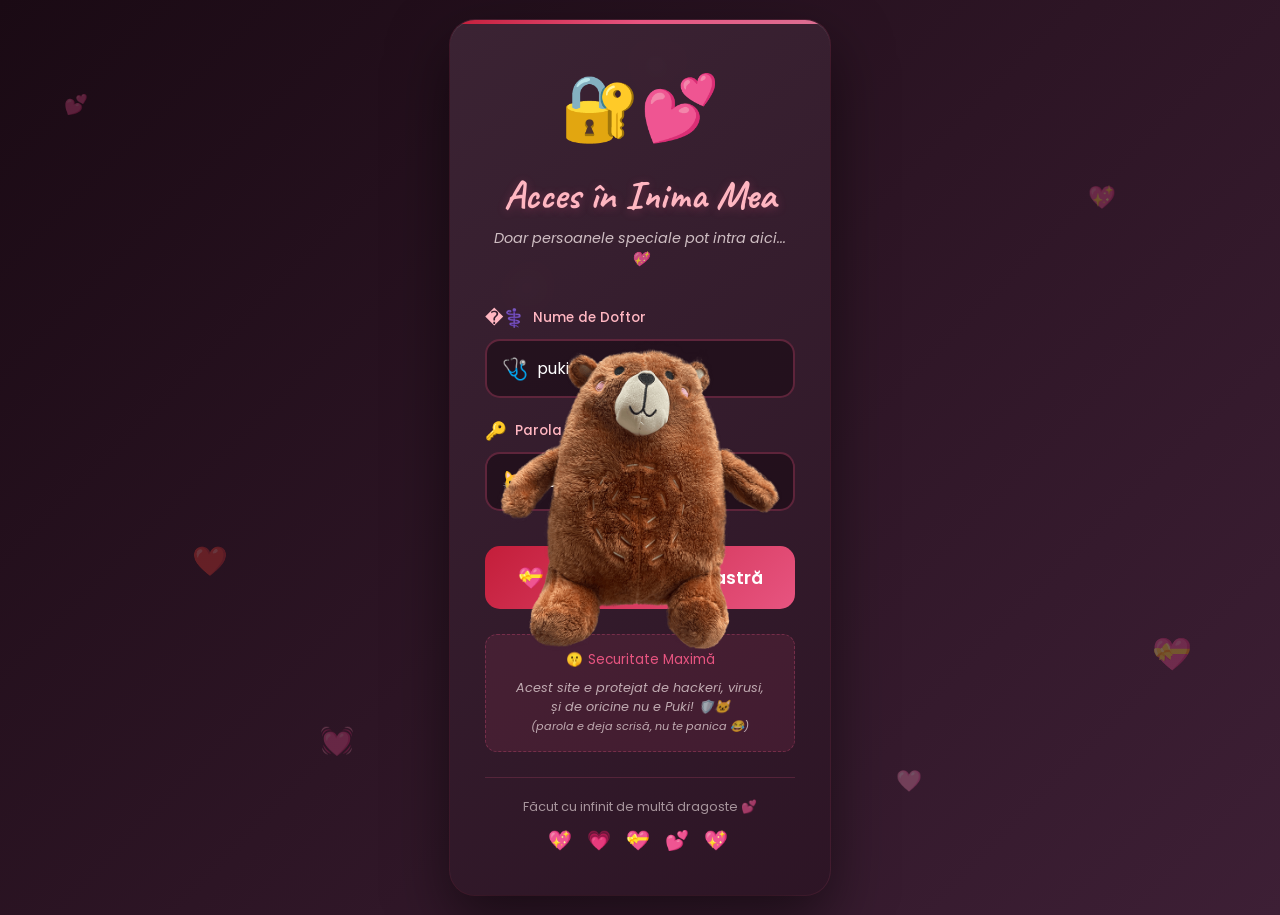
<file: index.html>
<!DOCTYPE html>
<html lang="ro">
<head>
    <meta charset="UTF-8">
    <meta name="viewport" content="width=device-width, initial-scale=1.0">
    <title>💉 Dr. Anca - Diagnostic: Te Iubesc! 💕</title>
    <script>
        // Redirect to login if not logged in
        if (!sessionStorage.getItem('loggedIn')) {
            window.location.href = 'login.html';
        }
    </script>
    <link rel="stylesheet" href="styles/styles.css">
    <link href="https://fonts.googleapis.com/css2?family=Caveat:wght@400;700&family=Poppins:wght@400;500;600;700&family=Special+Elite&family=Dancing+Script:wght@400;700&family=Playfair+Display:wght@400;700&display=swap" rel="stylesheet">
</head>
<body>
    <!-- Background Music - pornește la deschiderea plicului -->
    <audio id="bgMusic" src="Assets/Songs/music.mp3" loop></audio>

        <!-- Floating Hearts Background (Global) -->
    <div id="floatingHearts"></div>

    <!-- Intro Page with Envelope -->
    <div id="introPage" class="intro-page">
        <div class="intro-bg">
            <div class="stars-container" id="starsContainer"></div>
            <div class="floating-hearts">
                <span class="heart-float">💕</span>
                <span class="heart-float">❤️</span>
                <span class="heart-float">💖</span>
                <span class="heart-float">💝</span>
                <span class="heart-float">💗</span>
                <span class="heart-float">🩷</span>
                <span class="heart-float">💓</span>
                <span class="heart-float">💞</span>
            </div>
        </div>
        
        <div class="envelope-container">
            <div class="envelope" id="envelope">
                <div class="envelope-back"></div>
                <div class="envelope-front">
                    <div class="envelope-address">
                        <p class="to-line">Pentru:</p>
                        <p class="name-line">Dr. Puki 🩺</p>
                        <p class="address-line">Doftorita care mi-a</p>
                        <p class="address-line">bagat inima in boala</p>
                        
                    </div>
                </div>
                <div class="envelope-flap" id="envelopeFlap"></div>
                
                <div class="love-letter" id="loveLetter">
                    <div class="letter-paper">
                        <div class="letter-header">
                            <h2>Bebe meu pufos,</h2>
                        </div>
                        <div class="letter-content">
                            <p>Acum un an si-un pic ai luat fericirea, ai facut-o mare cat universul si ai trimis-o-n viata mea.<br>Cand voi putea eu vreodata sa intorc sentimentele pe care mi le oferi zi de zi de atunci? 💘</p>
                            <div class="letter-signature">
                                <p>Cu toată dragostea din univers,</p>
                                <p class="signature">Puki tau aproape inalt 💘</p>
                            </div>
                        </div>
                    </div>
                    <button class="enter-site-btn" id="enterSiteBtn">
                        <span class="btn-icon">💊</span>
                        <span class="btn-text">Intra In Lumea Noastră</span>
                        <span class="btn-sparkle">✨</span>
                    </button>
                </div>
            </div>
            
            <div class="click-instruction" id="clickInstruction">
                
                <div class="pulse-indicator"></div>
            </div>
        </div>
    </div>

    <!-- Preloader Medical -->
    <div id="preloader" class="hidden">
        <div class="preloader-content">
            <div class="heart-loader">
                <span class="heart-beat">❤️</span>
            </div>
            <p class="loading-text">Se încarcă povestea noastră... 💕</p>
            <div class="loading-bar-container">
                <div class="loading-bar"></div>
            </div>
        </div>
    </div>

    <!-- Main Content -->
    <main id="mainContent" class="hidden">
        <!-- Hero Section - Urgența -->
        <section id="urgenta" class="hero-section">
            <div class="parallax-bg" data-speed="0.3">
                <div class="hero-gradient"></div>
            </div>
            <div class="hero-bg">
                <div class="pulse-circles">
                    <div class="pulse-circle"></div>
                    <div class="pulse-circle"></div>
                    <div class="pulse-circle"></div>
                </div>
                <div class="floating-pills">
                    <span class="pill-float">💊</span>
                    <span class="pill-float">💉</span>
                    <span class="pill-float">🩺</span>
                    <span class="pill-float">🩹</span>
                </div>
            </div>
            
            <div class="hero-content">
                <div class="emergency-badge animated-badge">
                    <span class="badge-icon">🚨</span>
                    <span class="badge-text">URGENȚĂ CARDIACĂ</span>
                    <span class="badge-pulse"></span>
                </div>
                
                <h1 class="hero-title">
                    <span class="title-line glitch" data-text="Cod Roșu:">Cod Roșu:</span>
                    <span class="title-main typewriter">Mort dupa tine!</span>
                </h1>
                
                <div class="hero-photo">
                    <div class="photo-frame stethoscope-frame floating-animation">
                        <div class="photo-glow"></div>
                        <img src="Assets/Images/anca-1.jpg" alt="Anca" class="photo-inside" loading="lazy">
                        <div class="stethoscope-decoration">🩺</div>
                        <div class="photo-hearts">
                            <span>🌻</span><span>☀️</span><span>🌻</span>
                        </div>
                    </div>
                </div>
                
                <div class="diagnosis-box glassmorphism">
                    <p class="diagnosis-label">DIAGNOSTIC PRIMAR:</p>
                    <p class="diagnosis-text typed-diagnosis"></p>
                    <span class="typing-cursor">|</span>
                </div>
                
                <div class="hero-stats">
                    <div class="stat-item">
                        <span class="stat-number counter" data-target="549">549</span>
                        <span class="stat-label">Zile împreună</span>
                    </div>
                    <div class="stat-item">
                        <span class="stat-number">∞</span>
                        <span class="stat-label">Iubire</span>
                    </div>
                    <div class="stat-item">
                        <span class="stat-number counter" data-target="549536">înșpe mii <br>de milioane</span>
                        <span class="stat-label">Gânduri la tine</span>
                    </div>
                </div>
                
                
                    <span>~imi faci viata un basm~</span>
                    <div class="heartbeat-icon">🌻</div>
                </a>

                <!-- Bula Animată -->
                <div class="bubble-container" id="bubbleContainer">
                    <div class="floating-bubble" id="floatingBubble">
                        <div class="bubble-shine"></div>
                    </div>
                    <p class="bubble-text">nu mă sparge</p>
                </div>
                <div class="bubble-popped-text hidden" id="bubblePoppedText">
                    m-a spart un pukinos mucios 😜
                </div>
            </div>
        </section>

        <!-- Bula cu imagine PNG - TOTAL INDEPENDENTĂ (în afara secțiunii pentru position:fixed) -->
        <div id="bebeBubbleContainer" style="display:none;">
            <img src="Assets/Images/bebe-2.png" id="bebeBubble" alt="Bebe Bubble" class="bebe-bubble-img" loading="lazy">
        </div>

        <!-- Pug Bubble - apare după bebe bubble -->
        <div id="pugBubbleContainer" style="display:none;">
            <img src="Assets/Images/pug.png" id="pugBubble" alt="Pug Bubble" class="pug-bubble-img" loading="lazy">
        </div>

        <!-- Avocado Bubble - apare după ce pug e spart -->
        <div id="avocadoBubbleContainer" style="display:none;">
            <img src="Assets/Images/avocado.png" id="avocadoBubble" alt="Avocado Bubble" class="avocado-bubble-img" loading="lazy">
        </div>

        <!-- CAPITOLUL 1: Povestea Noastră - Timeline Epic -->
        <section id="povestea" class="story-section">
            <div class="section-container">
                <div class="chapter-header">
                    <span class="chapter-number">Capitolul I</span>
                    <h2 class="section-title epic-title">
                        <span class="title-icon">📖</span>
                        Povestea Noastră
                        <span class="title-decoration">━━━ 🌻 ━━━</span>
                    </h2>
                    <p class="chapter-subtitle">Fiecare moment cu tine, o pagină din cel mai frumos basm</p>
                </div>
                
                <div class="epic-timeline" id="epicTimeline" style="display: flex; flex-direction: column; align-items: center; justify-content: center; margin: 0 auto; width: 100%; max-width: 900px;">
                    <!-- August 2024 - Începutul -->
                    <div class="timeline-chapter" data-chapter="1">
                        <div class="chapter-marker">
                        </div>
                        <div class="chapter-content glassmorphism">
                            <div class="chapter-badge">ZIUA ZERO</div>
                            <h3>I kinda like you... <span style="font-size:1.1em;">🤭</span></h3>
                            <div class="chapter-gallery">
                                <div class="gallery-main">
                                    <img src="Assets/Images/mana-1.jpg" alt="Prima zi" loading="lazy">
                                    <div class="gallery-overlay">
                                        <span>Si ai lasat fericirea sa intre in viata mea... 💕</span>
                                    </div>
                                </div>
                            </div>
                            <div class="chapter-text">
                                <p class="chapter-quote">"In seara de 15 august 2024, universul a decis ca merit sa fiu cea mai fericita persoana din lume..."</p>
                                <p>Prima noastră zi împreună, și ultima fără stres și nervi. Dar Doamne ce-mi place! <span style="color:#E75480;font-size:1.2em;">💕</span></p>
                            </div>
                            <div class="chapter-medical-note">
                                <span class="note-icon">📋</span>
                                <p><strong>Diagnostic:</strong> Îndrăgostire la prima vedere</p>
                                <p><strong>Simptome:</strong> Inimă accelerată, zâmbet permanent, fluturi în stomac</p>
                            </div>
                        </div>
                    </div>

                    <!-- Septembrie 2024 -->
                    <div class="timeline-chapter" data-chapter="2">
                        <div class="chapter-marker">
                        </div>
                        <div class="chapter-content glassmorphism">
                            <div class="chapter-badge">PRIMELE MOMENTE IMPREUNA</div>
                            <h3>Iubeam din nou viata</h3>
                            <div class="chapter-gallery multi-gallery">
                                <img src="Assets/Images/capitol unu unu.jpg" alt="Capitol Unu 1" loading="lazy">
                                <img src="Assets/Images/capitol unu doi.jpeg" alt="Capitol Unu 2" loading="lazy">
                                <img src="Assets/Images/capitol unu trei.jpg" alt="Capitol Unu 3" loading="lazy">
                                <img src="Assets/Images/capitol unu patru.JPG" alt="Capitol Unu 4" loading="lazy">
                            </div>
                            <div class="chapter-text">
                                <p>Mi-ai dat sansa sa te cunosc, si am inceput sa ador prezenta ta. Nu ma mai saturam de tine! Era din ce in ce mai bine.</p>
                            </div>
                            <div class="chapter-medical-note">
                                <span class="note-icon">💊</span>
                                <p><strong>Tratamentul dnei doftor:</strong> Doze masive de pupici</p>
                                <p><strong>Rezultat:</strong> Dependență severă de fericire!</p>
                            </div>
                        </div>
                    </div>

                    <!-- Octombrie-Noiembrie 2024 -->
                    <div class="timeline-chapter" data-chapter="3">
                        <div class="chapter-marker">
                        </div>
                        <div class="chapter-content glassmorphism">
                            <div class="chapter-badge">Dorul ne intarea</div>
                            <h3>Cand distanta a aparut, iubirea a crescut</h3>
                            <div class="chapter-gallery multi-gallery">
                                <img src="Assets/Images/capitol doi unu.jpeg" alt="Capitol Doi 1" loading="lazy">
                                <img src="Assets/Images/capitol doi doi.jpg" alt="Capitol Doi 2" loading="lazy">
                                <img src="Assets/Images/capitol doi trei.jpg" alt="Capitol Doi 3" loading="lazy">
                                <img src="Assets/Images/capitol doi patru.jpg" alt="Capitol Doi 4" loading="lazy">
                            </div>
                            <div class="chapter-text">

                                    <p>Am realizat ca distanta nu inseamna nimic. Am vazut ceva frumos in noi si am invatat sa fim rabdatori.</p>

                            </div>
                        </div>
                    </div>

                    <!-- Iarna 2025-2026 -->
                    <div class="timeline-chapter" data-chapter="9">
                        <div class="chapter-marker">
                        </div>
                        <div class="chapter-content glassmorphism">
                            <div class="chapter-badge special">E realitate sau vis?</div>
                            <h3>Si revederile erau mai dulci ca niciodata</h3>
                            <div class="chapter-gallery multi-gallery">
                                <img src="Assets/Images/capitol trei unu.JPG" alt="Capitol Trei 1" loading="lazy">
                                <img src="Assets/Images/capitol trei doi.jpeg" alt="Capitol Trei 2" loading="lazy">
                                <img src="Assets/Images/capitol trei trei.jpeg" alt="Capitol Trei 3" loading="lazy">
                                <img src="Assets/Images/capitol trei patru.jpeg" alt="Capitol Trei 4" loading="lazy">
                            </div>
                            <div class="chapter-text">
                                <p>Si fiecare dimineata in care te aveam din nou langa mine, era o binecuvantare.</p>
                            </div>
                        </div>
                    </div>

                    <!-- Prezent - Valentine's 2026 -->
                    <div class="timeline-chapter final-chapter" data-chapter="10">
                        <div class="chapter-marker">
                        </div>
                        <div class="chapter-content glassmorphism special-glow">
                            <div class="chapter-badge valentines">Doi gogoși suna mai bine oricum</div>
                            <h3>Esti un puki enervant (de adorabil)</h3>
                            <div class="chapter-gallery multi-gallery">
                                  <img src="Assets/Images/capitol patru unu.jpg" alt="Capitol Patru 1" loading="lazy">
                                  <img src="Assets/Images/capitol patru doi.JPG" alt="Capitol Patru 2" loading="lazy">
                                  <img src="Assets/Images/capitol patru trei.jpg" alt="Capitol Patru 3" loading="lazy">
                                  <img src="Assets/Images/capitol patru patru.JPG" alt="Capitol Patru 4" loading="lazy">
                            </div>
                            <div class="chapter-text final-declaration">
                                <p>Ador cand radem (mai mult tu de mine), iubesc cand suntem copii, cand ne ghiontanim, ne tachinam sau radem unul de altul.<br>Nu te schimba niciodata si nu te opri din a ma enerva, nu ai mai fi tu daca n-ai face asta.</p>
                                <p class="declaration">Esti inima si sufletul meu. 💕</p>
                            </div>
                            <div class="love-meter">
                                <span class="meter-label">Nivel Zurlie:</span>
                                <div class="meter-bar">
                                    <div class="meter-fill infinite"></div>
                                </div>
                                <span class="meter-value">∞</span>
                            </div>
                        </div>
                    </div>

                    <!-- Capitol Nou -->
                    <div class="timeline-chapter final-chapter" data-chapter="11">
                        <div class="chapter-marker">
                        </div>
                        <div class="chapter-content glassmorphism special-glow">
                            <div class="chapter-badge valentines">Warning! Rare beauty down below!</div>
                            <h3>My Valentine, my life, my everything 💘</h3>
                            <div class="chapter-gallery multi-gallery">
                                <div class="puzzle-img puzzle-1"></div>
                                <div class="puzzle-img puzzle-2"></div>
                                <div class="puzzle-img puzzle-3"></div>
                                <div class="puzzle-img puzzle-4"></div>
                            </div>
                            <div class="chapter-text final-declaration">
                                <p>Si ai crescut atat de mult in inima mea incat nu mai pot concepe sa nu faci parte din viata si gandurile mele...</p>
                                <p class="declaration">Esti totul! 💕</p>
                            </div>
                            <div class="love-meter">
                                <span class="meter-label">Nivel Iubire:</span>
                                <div class="meter-bar">
                                    <div class="meter-fill infinite"></div>
                                </div>
                                <span class="meter-value">∞</span>
                            </div>
                        </div>
                    </div>
                </div>
            </div>
        </section>

        <!-- CAPITOLUL 2: Albumul Nostru -->
        <section id="album" class="album-section">
            <div class="section-container">
                <div class="chapter-header">
                    <span class="chapter-number">Capitolul II</span>
                    <h2 class="section-title epic-title">
                        <span class="title-icon">📸</span>
                        Albumul Nostru de Amintiri
                        <span class="title-decoration">━━━ 🌻 ━━━</span>
                    </h2>
                </div>

                <!-- Album Cover - Interactive -->
                <div class="album-cover" id="albumCover">
                    <div class="cover-front">
                        <div class="cover-decoration top-left">🌻</div>
                        <div class="cover-decoration top-right">☀️</div>
                        <div class="cover-decoration bottom-left">🌻</div>
                        <div class="cover-decoration bottom-right">🌼</div>
                        <div class="cover-spine"></div>
                        <div class="cover-title">
                            <h3>Puki-1 & Puki-2</h3>
                            <p>O Poveste de Dragoste</p>
                            <span class="cover-date">2024 - ∞</span>
                        </div>
                        <div class="cover-photo">
                            <img src="Assets/Images/anca-1.jpg" alt="Noi" loading="lazy">
                        </div>
                        <p class="cover-instruction">📖 Click pentru a deschide albumul</p>
                    </div>
                </div>

                <!-- Album Pages -->
                <div class="album-pages hidden" id="albumPages">
                    <div class="album-navigation">
                        <button class="album-nav-btn prev" id="albumPrev">◀ Înapoi</button>
                        <span class="album-page-indicator">Pagina <span id="currentPage">1</span> din <span id="totalPages">10</span></span>
                        <button class="album-nav-btn next" id="albumNext">Înainte ▶</button>
                    </div>

                    <div class="album-page-container" id="albumPageContainer">
                        <!-- Page 1 -->
                        <div class="album-page active" data-page="1">
                            <div class="page-header">
                                <h4>Albumul💘</h4>
                            </div>
                            <div class="page-photos">
                                <div class="polaroid">
                                    <img src="Assets/Images/IMG_0479.jpeg" alt="Moment 1" loading="lazy">
                                    <p class="polaroid-caption">Explorari 🌍</p>
                                </div>
                                <div class="polaroid tilted-left">
                                    <img src="Assets/Images/IMG_0507.jpeg" alt="Moment 2" loading="lazy">
                                    <p class="polaroid-caption">Pupici 💑</p>
                                </div>
                                <div class="polaroid tilted-right">
                                    <img src="Assets/Images/IMG_0517.jpeg" alt="Moment 3" loading="lazy">
                                    <p class="polaroid-caption">Zâmbete 😊</p>
                                </div>
                            </div>
                            
                        </div>

                        <!-- Page 2 -->
                        <div class="album-page" data-page="2">
                            <div class="page-header">
                                <h4>Inimii</h4>
                            </div>
                            <div class="page-photos">
                                <div class="polaroid">
                                    <img src="Assets/Images/IMG_0576.JPG" alt="Aventură 1" loading="lazy">
                                    <p class="polaroid-caption">Liniste</p>
                                </div>
                                <div class="polaroid tilted-left">
                                    <img src="Assets/Images/IMG_0586.JPG" alt="Aventură 2" loading="lazy">
                                    <p class="polaroid-caption">"Uita-te in sus sa iasa poza cool"</p>
                                </div>
                                <div class="polaroid tilted-right">
                                    <img src="Assets/Images/IMG_0665.JPG" alt="Aventură 3" loading="lazy">
                                    <p class="polaroid-caption">Natura 💕</p>
                                </div>
                            </div>
                            
                        </div>

                        <!-- Page 3 -->
                        <div class="album-page" data-page="3">
                            <div class="page-header">
                                <h4>Mele</h4>
                            </div>
                            <div class="page-photos">
                                <div class="polaroid">
                                    <img src="Assets/Images/IMG_0697.jpeg" alt="Moment 1" loading="lazy">
                                    <p class="polaroid-caption">"Uite un nor!!!"</p>
                                </div>
                                <div class="polaroid tilted-left">
                                    <img src="Assets/Images/IMG_2173.JPG" alt="Moment 2" loading="lazy">
                                    <p class="polaroid-caption">Dublin Bus</p>
                                </div>
                                <div class="polaroid tilted-right">
                                    <img src="Assets/Images/IMG_2178.JPG" alt="Moment 3" loading="lazy">
                                    <p class="polaroid-caption">Centra Roll</p>
                                </div>
                            </div>
                            <div class="page-tape"></div>
                        </div>

                        <!-- Page 4 -->
                        <div class="album-page" data-page="4">
                            <div class="page-header">
                                <h4>Incepe</h4>
                            </div>
                            <div class="page-photos">
                                <div class="polaroid">
                                    <img src="Assets/Images/IMG_2195.JPG" alt="Zâmbet 1" loading="lazy">
                                    <p class="polaroid-caption">Cocktail-isti</p>
                                </div>
                                <div class="polaroid tilted-left">
                                    <img src="Assets/Images/IMG_2207.JPG" alt="Zâmbet 2" loading="lazy">
                                    <p class="polaroid-caption">Mine</p>
                                </div>
                                <div class="polaroid tilted-right">
                                    <img src="Assets/Images/IMG_2213.JPG" alt="Zâmbet 3" loading="lazy">
                                    <p class="polaroid-caption">Biliardisti</p>
                                </div>
                            </div>
                            
                        </div>

                        <!-- Page 5 -->
                        <div class="album-page" data-page="5">
                            <div class="page-header">
                                <h4>Si se</h4>
                            </div>
                            <div class="page-photos">
                                <div class="polaroid">
                                    <img src="Assets/Images/IMG_2252.JPG" alt="Călătorie 1" loading="lazy">
                                    <p class="polaroid-caption">Jmekeri</p>
                                </div>
                                <div class="polaroid tilted-left">
                                    <img src="Assets/Images/IMG_2260.JPG" alt="Călătorie 2" loading="lazy">
                                    <p class="polaroid-caption">Read my happy eyes but don't be jealous</p>
                                </div>
                                <div class="polaroid tilted-right">
                                    <img src="Assets/Images/IMG_2512.JPG" alt="Călătorie 3" loading="lazy">
                                    <p class="polaroid-caption">Așa zisa plaja</p>
                                </div>
                            </div>
                            
                        </div>

                        <!-- Page 6 -->
                        <div class="album-page" data-page="6">
                            <div class="page-header">
                                <h4>Termina</h4>
                            </div>
                            <div class="page-photos">
                                <div class="polaroid">
                                    <img src="Assets/Images/IMG_2531.JPG" alt="Iarnă 1" loading="lazy">
                                    <p class="polaroid-caption">Rasete</p>
                                </div>
                                <div class="polaroid tilted-left">
                                    <img src="Assets/Images/IMG_2582.JPG" alt="Iarnă 2" loading="lazy">
                                    <p class="polaroid-caption">Implinire</p>
                                </div>
                                <div class="polaroid tilted-right">
                                    <img src="Assets/Images/IMG_3159.JPG" alt="Iarnă 3" loading="lazy">
                                    <p class="polaroid-caption">Nuntiști</p>
                                </div>
                            </div>
                            
                        </div>

                        <!-- Page 7 -->
                        <div class="album-page" data-page="7">
                            <div class="page-header">
                                <h4>Cu</h4>
                            </div>
                            <div class="page-photos">
                                <div class="polaroid">
                                    <img src="Assets/Images/IMG_3568.JPG" alt="Primăvară 1" loading="lazy">
                                    <p class="polaroid-caption">We</p>
                                </div>
                                <div class="polaroid tilted-left">
                                    <img src="Assets/Images/IMG_3583.JPG" alt="Primăvară 2" loading="lazy">
                                    <p class="polaroid-caption">Bloom</p>
                                </div>
                                <div class="polaroid tilted-right">
                                    <img src="Assets/Images/IMG_3601.JPG" alt="Primăvară 3" loading="lazy">
                                    <p class="polaroid-caption">Everyday 🌻</p>
                                </div>
                            </div>
                            <div class="page-tape pink"></div>
                        </div>

                        <!-- Page 8 -->
                        <div class="album-page" data-page="8">
                            <div class="page-header">
                                <h4>Tine ☀️</h4>
                            </div>
                            <div class="page-photos">
                                <div class="polaroid">
                                    <img src="Assets/Images/IMG_3652.JPG" alt="Vară 1" loading="lazy">
                                    <p class="polaroid-caption">Căldură 🌞</p>
                                </div>
                                <div class="polaroid tilted-left">
                                    <img src="Assets/Images/IMG_4214.JPG" alt="Vară 2" loading="lazy">
                                    <p class="polaroid-caption">Zurlea 1&2</p>
                                </div>
                                <div class="polaroid tilted-right">
                                    <img src="Assets/Images/IMG_5081.JPG" alt="Vară 3" loading="lazy">
                                    <p class="polaroid-caption">Vacanță 🌴</p>
                                </div>
                            </div>
                            
                        </div>

                        <!-- Page 9 -->
                        <div class="album-page" data-page="9">
                            <div class="page-header">
                                <h4>Te voi iubi cu disperare 📆</h4>
                            </div>
                            <div class="page-photos">
                                <div class="polaroid">
                                    <img src="Assets/Images/IMG_9362.JPG" alt="Recent 1" loading="lazy">
                                    <p class="polaroid-caption">Si maine 📅</p>
                                </div>
                                <div class="polaroid tilted-left">
                                    <img src="Assets/Images/IMG_9439.JPG" alt="Recent 2" loading="lazy">
                                    <p class="polaroid-caption">Si poimaine 💕</p>
                                </div>
                                <div class="polaroid tilted-right">
                                    <img src="Assets/Images/IMG_9460.JPG" alt="Recent 3" loading="lazy">
                                    <p class="polaroid-caption">Si pentru totdeauna 💝</p>
                                </div>
                            </div>
                            
                        </div>

                        <!-- Page 10 - Final -->
                        <div class="album-page" data-page="10">
                            <div class="page-header final">
                                <h4>Și Povestea Continuă... 💕</h4>
                            </div>
                            <div class="page-photos centered">
                                <div class="polaroid big">
                                    <img src="Assets/Images/IMG_9598.jpeg" alt="Noi" loading="lazy">
                                    <p class="polaroid-caption">Noi, pentru totdeauna ❤️</p>
                                </div>
                            </div>
                            <div class="page-message">
                                <p class="final-album-text">Fiecare moment cu tine reprezintă o bucățică din fericire mea.</p>
                                
                            </div>
                            <div class="page-signature">
                                <p>Cu tot sufletul,</p>
                                <p class="signature-name">Pukisor 💕</p>
                            </div>
                        </div>
                    </div>
                </div>
            </div>
        </section>

        <!-- CAPITOLUL 3: EKG Section -->
        <section id="ekg" class="ekg-section">
            <div class="section-container">
                <div class="chapter-header">
                    <span class="chapter-number">Capitolul III</span>
                    <h2 class="section-title">
                        <span class="ekg-icon">💓</span>
                        Monitor Cardiac
                    </h2>
                </div>
                
                <div class="monitor-frame glassmorphism">
                    <div class="monitor-header">
                        <div class="monitor-dots">
                            <span class="dot red"></span>
                            <span class="dot yellow"></span>
                            <span class="dot green"></span>
                        </div>
                        <span class="monitor-title">MONITOR CARDIAC - Pacient: Valentin 💕</span>
                    </div>
                    
                    <div class="monitor-screen">
                        <div class="ekg-display">
                            <svg viewBox="0 0 1000 200" class="ekg-svg" id="ekgSvg">
                                <defs>
                                    <linearGradient id="ekgGradient" x1="0%" y1="0%" x2="100%" y2="0%">
                                        <stop offset="0%" style="stop-color:#ff4757"/>
                                        <stop offset="50%" style="stop-color:#ff6b81"/>
                                        <stop offset="100%" style="stop-color:#ff4757"/>
                                    </linearGradient>
                                    <filter id="glow">
                                        <feGaussianBlur stdDeviation="3.5" result="coloredBlur"/>
                                        <feMerge>
                                            <feMergeNode in="coloredBlur"/>
                                            <feMergeNode in="SourceGraphic"/>
                                        </feMerge>
                                    </filter>
                                </defs>
                                <polyline id="ekgLine" class="ekg-main-line" points="" filter="url(#glow)"/>
                            </svg>
                            <div class="ekg-heart" id="ekgHeart">❤️</div>
                        </div>
                        
                        <div class="vital-signs">
                            <div class="vital-box pulse-animation">
                                <span class="vital-label">BPM</span>
                                <span class="vital-value" id="bpmValue">120</span>
                                <span class="vital-status">↑ CÂND TE VĂD</span>
                            </div>
                            <div class="vital-box">
                                <span class="vital-label">Nivel Iubire</span>
                                <span class="vital-value infinity-pulse">∞</span>
                                <span class="vital-status">MAXIM</span>
                            </div>
                            <div class="vital-box">
                                <span class="vital-label">Fluturi în stomac</span>
                                <span class="vital-value" id="butterfliesValue">999+</span>
                                <span class="vital-status">CRITICI</span>
                            </div>
                            <div class="vital-box special">
                                <span class="vital-label">Anca în gânduri</span>
                                <span class="vital-value">24/7</span>
                                <span class="vital-status">CONSTANT</span>
                            </div>
                        </div>
                    </div>
                    
                    <div class="monitor-footer">
                        <p class="monitor-note">⚠️ ATENȚIE: Valorile cresc exponențial în prezența doftoriței Anca!</p>
                    </div>
                </div>
                
                <div class="ekg-joke-box glassmorphism">
                    <p class="joke-setup">🩺 Medicul: "Ce problemă aveți?"</p>
                    <p class="joke-punchline">😍 Eu: "Inima mea bate: PU-KI, PU-KI, PU-KI! E normal?"</p>
                    <p class="joke-response">👨‍⚕️ Medicul: "Da, e sindromul iubirii adevărate. Fără leac!"</p>
                </div>
            </div>
        </section>

        <!-- CAPITOLUL 4: Rețeta Section -->
        <section id="reteta" class="prescription-section">
            <div class="section-container">
                <div class="chapter-header">
                    <span class="chapter-number">Capitolul IV</span>
                    <h2 class="section-title">
                        <span class="rx-symbol">℞</span>
                        Rețetă Medicală
                    </h2>
                </div>
                
                <div class="prescription-paper glassmorphism">
                    <div class="prescription-header">
                        <div class="hospital-logo animated-logo">🏥</div>
                        <div class="hospital-info">
                            <h3>SPITALUL IUBIRII ETERNE</h3>
                            <p>Secția de Cardiologie Romantică</p>
                            <p>Str. Îndrăgostiților Nr. 14, Februarie</p>
                        </div>
                        <div class="prescription-stamp rotating">
                            <span>URGENT</span>
                            <span>💕</span>
                        </div>
                    </div>
                    
                    <div class="prescription-body">
                        <div class="patient-info">
                            <p><strong>Pacient:</strong> Inima lui Valentin</p>
                            <p><strong>Diagnostic:</strong> Îndrăgostire Acută de Dr. Anca (ICD-10: L.O.V.E)</p>
                            <p><strong>Simptome:</strong> Puls accelerat, zâmbet permanent, gânduri constante la ea</p>
                        </div>
                        
                        <div class="prescription-content">
                            <h4>TRATAMENT RECOMANDAT:</h4>
                            
                            <div class="medicine-item hover-grow">
                                <span class="medicine-icon">💊</span>
                                <div class="medicine-details">
                                    <p class="medicine-name">ANCAMICINĂ 500mg</p>
                                    <p class="medicine-dosage">Doză: 1 îmbrățișare dimineața, 1 sărut la prânz, nelimitat seara</p>
                                    <p class="medicine-note">⚠️ Atenție: Poate cauza dependență severă și fericire extremă!</p>
                                </div>
                            </div>
                            
                            <div class="medicine-item hover-grow">
                                <span class="medicine-icon">💉</span>
                                <div class="medicine-details">
                                    <p class="medicine-name">PUPICILINĂ Forte</p>
                                    <p class="medicine-dosage">Administrare: Intravenos prin priviri, minim 100x/zi</p>
                                    <p class="medicine-note">📋 Se administrează cu "Te iubesc" la fiecare doză</p>
                                </div>
                            </div>
                            
                            <div class="medicine-item hover-grow">
                                <span class="medicine-icon">🩹</span>
                                <div class="medicine-details">
                                    <p class="medicine-name">VITAMINA ANCA</p>
                                    <p class="medicine-dosage">Tratament pe viață - nu se întrerupe NICIODATĂ</p>
                                    <p class="medicine-note">✨ Efecte secundare: Fericire cronică, zâmbet permanent</p>
                                </div>
                            </div>

                            <div class="medicine-item hover-grow special-medicine">
                                <span class="medicine-icon">💝</span>
                                <div class="medicine-details">
                                    <p class="medicine-name">IUBIRELINĂ XR (Extra Romance)</p>
                                    <p class="medicine-dosage">Administrare continuă, 24/7, pe toată viața</p>
                                    <p class="medicine-note">💕 Ingredient activ: 100% dragoste pură pentru Anca!</p>
                                </div>
                            </div>
                        </div>
                        
                        <div class="prescription-footer">
                            <div class="doctor-signature">
                                <p>Medic prescriptor:</p>
                                <p class="signature animated-signature">Dft. Puki</p>
                                <p class="specialty">Specialist în Te Iubesc</p>
                            </div>
                            <div class="prescription-seal">
                                <div class="seal-circle spinning-seal">
                                    <span>💕</span>
                                    <span>VALABIL</span>
                                    <span>PE VIAȚĂ</span>
                                </div>
                            </div>
                        </div>
                    </div>
                </div>
                
                <div class="refill-notice glassmorphism">
                    <p>📋 Rețeta se poate reînnoi cu un simplu "Te iubesc, Pukisor!" 💕</p>
                </div>
            </div>
        </section>

        <!-- CAPITOLUL 5: Analize de Laborator -->
        <section id="analize" class="lab-section">
            <div class="section-container">
                <div class="chapter-header">
                    <span class="chapter-number">Capitolul V</span>
                    <h2 class="section-title">
                        <span class="lab-icon">🔬</span>
                        Analize de Laborator
                    </h2>
                </div>
                
                <div class="lab-results">
                    <div class="lab-card glassmorphism">
                        <div class="lab-header">
                            <span class="lab-type">HEMOLEUCOGRAMĂ EMOȚIONALĂ</span>
                            <span class="lab-date">24.01.2026</span>
                        </div>
                        <div class="lab-body">
                            <div class="lab-item">
                                <span class="lab-name">Nivel Iubire (UI)</span>
                                <div class="lab-bar">
                                    <div class="lab-fill animated-fill" style="--fill: 100%"></div>
                                </div>
                                <span class="lab-value">∞</span>
                                <span class="lab-status high">PESTE LIMITĂ!</span>
                            </div>
                            <div class="lab-item">
                                <span class="lab-name">Fericire (ng/mL)</span>
                                <div class="lab-bar">
                                    <div class="lab-fill animated-fill" style="--fill: 98%"></div>
                                </div>
                                <span class="lab-value">9999+</span>
                                <span class="lab-status high">MAXIM</span>
                            </div>
                            <div class="lab-item">
                                <span class="lab-name">Adorație pentru Anca</span>
                                <div class="lab-bar">
                                    <div class="lab-fill animated-fill" style="--fill: 100%"></div>
                                </div>
                                <span class="lab-value">100%</span>
                                <span class="lab-status high">CRITIC</span>
                            </div>
                            <div class="lab-item">
                                <span class="lab-name">Gânduri la ea/minut</span>
                                <div class="lab-bar">
                                    <div class="lab-fill animated-fill" style="--fill: 95%"></div>
                                </div>
                                <span class="lab-value">847</span>
                                <span class="lab-status high">CONSTANT</span>
                            </div>
                            <div class="lab-item">
                                <span class="lab-name">Dorință de îmbrățișări</span>
                                <div class="lab-bar">
                                    <div class="lab-fill animated-fill" style="--fill: 100%"></div>
                                </div>
                                <span class="lab-value">∞</span>
                                <span class="lab-status high">URGENT!</span>
                            </div>
                        </div>
                        <div class="lab-footer">
                            <p>⚠️ CONCLUZIE: Pacientul necesită tratament urgent cu Anca!</p>
                        </div>
                    </div>
                    
                    <div class="lab-card dna-card glassmorphism">
                        <div class="lab-header">
                            <span class="lab-type">🧬 ANALIZĂ ADN ROMANTIC</span>
                        </div>
                        <div class="dna-helix animated-dna">
                            <div class="dna-strand"></div>
                            <div class="dna-strand"></div>
                        </div>
                        <div class="dna-result">
                            <p>Compatibilitate genetică cu Anca:</p>
                            <span class="dna-percent counter" data-target="100">100</span>%
                            <p class="dna-note">Suflete pereche confirmate științific! 💕</p>
                        </div>
                    </div>
                </div>
                
                <div class="microscope-view glassmorphism">
                    <div class="microscope-frame">
                        <div class="microscope-lens">🔬</div>
                        <h3>Vedere la Microscop</h3>
                        <p>Celulele mele când te văd:</p>
                        <div class="cells-container" id="cellsContainer">
                        </div>
                        <p class="microscope-note">Toate celulele dansează de fericire! 💃</p>
                    </div>
                </div>
            </div>
        </section>

        <!-- CAPITOLUL 6: Glume Medicale -->
        <section id="glume" class="jokes-section">
            <div class="section-container">
                <div class="chapter-header">
                    <span class="chapter-number">Capitolul VI</span>
                    <h2 class="section-title">
                        
                        Mereu te intrebi de ce esti atat de speciala in ochii mei...
                    </h2>
                    <p class="chapter-subtitle">Pai cum sa nu fie puki meu cea mai speciala atunci cand...</p>
                </div>
                
                <div class="jokes-grid">
                    <div class="joke-card glassmorphism hover-tilt">
                        <div class="joke-header">
                            <span class="joke-number">01</span>
                            <span class="joke-emoji">🫀</span>
                        </div>
                        <p class="joke-text">Mi-a fost si ma face sa simt ca imi va fi alaturi atunci cand voi fi incercat de zile mai putin bune...</p>
                        <div class="joke-reaction">😍💕</div>
                    </div>
                    
                    <div class="joke-card glassmorphism hover-tilt">
                        <div class="joke-header">
                            <span class="joke-number">02</span>
                            <span class="joke-emoji">🧬</span>
                        </div>
                        <p class="joke-text">Este langa mine si imi ofera sprijin cand am nevoie, indiferent de ora, de zi, de stare, de circumstante...</p>
                        <div class="joke-reaction">🦠💝</div>
                    </div>
                    
                    <div class="joke-card glassmorphism hover-tilt">
                        <div class="joke-header">
                            <span class="joke-number">03</span>
                            <span class="joke-emoji">💉</span>
                        </div>
                        <p class="joke-text">Are cele mai dulci mangaieri, cea mai calda voce si cladura pe care mi-o ofera cand sunt langa ea imi incalzeste sufletul...</p>
                        <div class="joke-reaction">😊✨</div>
                    </div>
                    
                    <div class="joke-card glassmorphism hover-tilt">
                        <div class="joke-header">
                            <span class="joke-number">04</span>
                            <span class="joke-emoji">🩻</span>
                        </div>
                        <p class="joke-text">Fara sa isi dea seama, prezenta ei in viata mea a venit la pachet cu un val de optimism, lumina, fericire si ambitie...</p>
                        <div class="joke-reaction">🧠💕</div>
                    </div>
                    
                    <div class="joke-card glassmorphism hover-tilt">
                        <div class="joke-header">
                            <span class="joke-number">05</span>
                            <span class="joke-emoji">🔬</span>
                        </div>
                        <p class="joke-text">Cand sunt cu ea, simt ca universul ma iubeste. Ador prezenta ei, ador tot ce facem impreuna... (Atata timp cat nu implica pensete)...</p>
                        <div class="joke-reaction">📊💗</div>
                    </div>
                    
                    <div class="joke-card glassmorphism hover-tilt">
                        <div class="joke-header">
                            <span class="joke-number">06</span>
                            <span class="joke-emoji">🏥</span>
                        </div>
                        <p class="joke-text">Ador copilul din ea. Fiecare expresie, raset, zambet, moment amuzant, moment enervant... toate ma fac sa nu ma mai opresc din a ma indragosti din ea din ce in ce mai mult...</p>
                        <div class="joke-reaction">💊❤️</div>
                    </div>

                    <div class="joke-card glassmorphism hover-tilt special-joke">
                        <div class="joke-header">
                            <span class="joke-number">07</span>
                            <span class="joke-emoji">🩺</span>
                        </div>
                        <p class="joke-text">Ma simt incomplet fara ea langa mine. Mereu ard de nerabdare sa ma reintalnesc cu ea, si simt ca nu exista fericire mai profunda si mai pura decat fericirea care imi bucura inima cand ma gandesc la ea...</p>
                        <div class="joke-reaction">🦋💕</div>
                    </div>

                    <div class="joke-card glassmorphism hover-tilt special-joke">
                        <div class="joke-header">
                            <span class="joke-number">08</span>
                            <span class="joke-emoji">💊</span>
                        </div>
                        <p class="joke-text">Ma simt mai valoros 💎 si mai puternic 💪 cu ea langa mine...</p>
                        <div class="joke-reaction">❤️</div>
                    </div>

                    <div class="joke-card glassmorphism hover-tilt">
                        <div class="joke-header">
                            <span class="joke-number">09</span>
                            <span class="joke-emoji">🧪</span>
                        </div>
                        <p class="joke-text">Cand sunt in bratele ei, timpul inceteaza sa mai existe, orele nu mai sunt simtite, si toate gandurile, si peisajele gri din viata mea sunt inlaturate de paradisul cu care-mi umple inima...</p>
                        <div class="joke-reaction">💝</div>
                    </div>
                </div>

                
            </div>
        </section>

        <!-- CAPITOLUL 7: Scanare CT -->
        <section id="scanare" class="ct-scan-section">
            <div class="section-container">
                <div class="chapter-header">
                    <span class="chapter-number">Capitolul VII</span>
                    <h2 class="section-title">
                        <span class="ct-icon">🫀</span>
                        Scanare CT - Inima Mea
                    </h2>
                </div>
                
                <div class="ct-viewer glassmorphism">
                    <div class="ct-frame">
                        <div class="ct-screen">
                            <div class="ct-grid"></div>
                            <div class="scan-line animated-scan"></div>
                            <div class="heart-3d rotating-heart">
                                <div class="heart-layer layer-1">❤️</div>
                                <div class="heart-layer layer-2">💕</div>
                                <div class="heart-layer layer-3">ANCA</div>
                            </div>
                        </div>
                        <div class="ct-info">
                            <div class="ct-data">
                                <span class="data-label">SUBIECT:</span>
                                <span class="data-value">Inima Mea</span>
                            </div>
                            <div class="ct-data">
                                <span class="data-label">CONȚINUT:</span>
                                <span class="data-value">100% Anca</span>
                            </div>
                            <div class="ct-data">
                                <span class="data-label">STATUS:</span>
                                <span class="data-value blink">ÎNDRĂGOSTIT CRONIC</span>
                            </div>
                        </div>
                    </div>
                    <div class="ct-diagnosis">
                        <h3>📋 Raport Scanare CT</h3>
                        <p>Scanarea CT a relevat că inima pacientului conține:</p>
                        <ul class="ct-findings">
                            <li class="finding-item">💕 Cameră stângă: Plină cu iubire pentru Anca</li>
                            <li class="finding-item">💕 Cameră dreaptă: Plină cu amintiri frumoase</li>
                            <li class="finding-item">💕 Atriu: Ocupat de gânduri la ea</li>
                            <li class="finding-item">💕 Ventricul: Pompă fericire non-stop</li>
                            <li class="finding-item">💕 Valve: Deschise doar pentru Anca</li>
                        </ul>
                        <p class="ct-conclusion">⚠️ CONCLUZIE: Inima funcționează perfect doar în prezența ei!</p>
                    </div>
                </div>
            </div>
        </section>

        <!-- CAPITOLUL 8: Galerie Video -->
        <section id="video-gallery" class="video-section">
            <div class="section-container">
                <div class="chapter-header">
                    <span class="chapter-number">Capitolul VIII</span>
                    <h2 class="section-title">
                        <span class="video-icon">🎬</span>
                        Cinematograful Amintirilor
                    </h2>
                    <p class="chapter-subtitle">Momente în mișcare</p>
                </div>

                <div class="cinema-screen glassmorphism">
                    <div class="cinema-frame">
                        <div class="video-container">
                            <video controls playsinline muted class="main-video" poster="Assets/Images/IMG_7237363.jpg" preload="none" loading="lazy">
                                <source src="Assets/Videos/IMG_2560.mov" type="video/mp4">
                            </video>
                        </div>
                        <p class="video-caption">🎥 Momente de neuitat împreună</p>
                    </div>

                    <div class="cinema-frame">
                        <div class="video-container">
                            <video controls playsinline muted class="main-video" poster="Assets/Images/IMG_4649.jpg" preload="none" loading="lazy">
                                <source src="Assets/Videos/IMG_3711.mov" type="video/mp4">
                            </video>
                        </div>
                        <p class="video-caption">🎥 Aventuri și bucurii</p>
                    </div>
                </div>

                <div class="cinema-ticket glassmorphism">
                    <div class="ticket-left">
                        <span class="ticket-icon">🎟️</span>
                    </div>
                    <div class="ticket-center">
                        <h4>BILET VIP</h4>
                        <p>Film: "Povestea Noastră de Dragoste"</p>
                        <p>Protagoniști: Anca & Valentin</p>
                        <p>Durată: O viață întreagă</p>
                    </div>
                    <div class="ticket-right">
                        <span class="ticket-number">💕</span>
                    </div>
                </div>
            </div>
        </section>

        <!-- CAPITOLUL 9: Galerie cu Radiografii (poze) -->
        <section id="galerie" class="xray-gallery-section">
            <div class="section-container">
                <div class="chapter-header">
                    <span class="chapter-number">Capitolul IX</span>
                    <h2 class="section-title">
                        <span class="xray-icon">🩻</span>
                        Radiografii ale Fericirii
                    </h2>
                    
                </div>
                
                <div class="xray-gallery masonry-grid">
                    <div class="xray-item" data-caption="Diagnostic: Fericire Extremă 💕">
                        <div class="xray-frame">
                            <img src="Assets/Images/IMG_0479.jpeg" alt="Memory" loading="lazy">
                            <div class="xray-overlay">
                                <span class="view-icon">🔍</span>
                            </div>
                        </div>
                    </div>
                    <div class="xray-item" data-caption="Analiză: Iubire Pură 💖">
                        <div class="xray-frame">
                            <img src="Assets/Images/IMG_0507.jpeg" alt="Memory" loading="lazy">
                            <div class="xray-overlay">
                                <span class="view-icon">🔍</span>
                            </div>
                        </div>
                    </div>
                    <div class="xray-item" data-caption="Rezultat: Compatibilitate 100% ✨">
                        <div class="xray-frame">
                            <img src="Assets/Images/IMG_0517.jpeg" alt="Memory" loading="lazy">
                            <div class="xray-overlay">
                                <span class="view-icon">🔍</span>
                            </div>
                        </div>
                    </div>
                    <div class="xray-item" data-caption="RMN: Suflete Pereche 💗">
                        <div class="xray-frame">
                            <img src="Assets/Images/IMG_0576.JPG" alt="Memory" loading="lazy">
                            <div class="xray-overlay">
                                <span class="view-icon">🔍</span>
                            </div>
                        </div>
                    </div>
                    <div class="xray-item" data-caption="Scanare: Moment Perfect 🌟">
                        <div class="xray-frame">
                            <img src="Assets/Images/IMG_0586.JPG" alt="Memory" loading="lazy">
                            <div class="xray-overlay">
                                <span class="view-icon">🔍</span>
                            </div>
                        </div>
                    </div>
                    <div class="xray-item" data-caption="Ecografie: Fericire 😊">
                        <div class="xray-frame">
                            <img src="Assets/Images/IMG_0665.JPG" alt="Memory" loading="lazy">
                            <div class="xray-overlay">
                                <span class="view-icon">🔍</span>
                            </div>
                        </div>
                    </div>
                    <div class="xray-item" data-caption="Test: Dragoste Infinită 💝">
                        <div class="xray-frame">
                            <img src="Assets/Images/IMG_0697.jpeg" alt="Memory" loading="lazy">
                            <div class="xray-overlay">
                                <span class="view-icon">🔍</span>
                            </div>
                        </div>
                    </div>
                    <div class="xray-item" data-caption="Radiografie: Împreună 💑">
                        <div class="xray-frame">
                            <img src="Assets/Images/IMG_5082.JPG" alt="Memory" loading="lazy">
                            <div class="xray-overlay">
                                <span class="view-icon">🔍</span>
                            </div>
                        </div>
                    </div>
                    <div class="xray-item" data-caption="Tomografie: Aventură 🗺️">
                        <div class="xray-frame">
                            <img src="Assets/Images/IMG_5108.JPG" alt="Memory" loading="lazy">
                            <div class="xray-overlay">
                                <span class="view-icon">🔍</span>
                            </div>
                        </div>
                    </div>
                    <div class="xray-item" data-caption="Analiză: Bucurie 🌈">
                        <div class="xray-frame">
                            <img src="Assets/Images/IMG_5113.JPG" alt="Memory" loading="lazy">
                            <div class="xray-overlay">
                                <span class="view-icon">🔍</span>
                            </div>
                        </div>
                    </div>
                    <div class="xray-item" data-caption="Examinare: Zâmbet 😄">
                        <div class="xray-frame">
                            <img src="Assets/Images/IMG_6658.JPG" alt="Memory" loading="lazy">
                            <div class="xray-overlay">
                                <span class="view-icon">🔍</span>
                            </div>
                        </div>
                    </div>
                    <div class="xray-item" data-caption="Diagnostic: Perfecțiune 💯">
                        <div class="xray-frame">
                            <img src="Assets/Images/IMG_7333.JPG" alt="Memory" loading="lazy">
                            <div class="xray-overlay">
                                <span class="view-icon">🔍</span>
                            </div>
                        </div>
                    </div>
                    <div class="xray-item" data-caption="Consultație: Iubire 💕">
                        <div class="xray-frame">
                            <img src="Assets/Images/IMG_7794.jpeg" alt="Memory" loading="lazy">
                            <div class="xray-overlay">
                                <span class="view-icon">🔍</span>
                            </div>
                        </div>
                    </div>
                    <div class="xray-item" data-caption="Test: Fericire Maximă 🌟">
                        <div class="xray-frame">
                            <img src="Assets/Images/IMG_9216.JPG" alt="Memory" loading="lazy">
                            <div class="xray-overlay">
                                <span class="view-icon">🔍</span>
                            </div>
                        </div>
                    </div>
                    <div class="xray-item" data-caption="Analiză: Momente Speciale ✨">
                        <div class="xray-frame">
                            <img src="Assets/Images/IMG_9275.jpeg" alt="Memory" loading="lazy">
                            <div class="xray-overlay">
                                <span class="view-icon">🔍</span>
                            </div>
                        </div>
                    </div>
                    <div class="xray-item" data-caption="Radiografie: Amintiri Prețioase 💎">
                        <div class="xray-frame">
                            <img src="Assets/Images/IMG_9445.JPG" alt="Memory" loading="lazy">
                            <div class="xray-overlay">
                                <span class="view-icon">🔍</span>
                            </div>
                        </div>
                    </div>
                    <div class="xray-item" data-caption="Ecografie: Dragoste Eternă 💗">
                        <div class="xray-frame">
                            <img src="Assets/Images/IMG_9504.jpeg" alt="Memory" loading="lazy">
                            <div class="xray-overlay">
                                <span class="view-icon">🔍</span>
                            </div>
                        </div>
                    </div>
                    <div class="xray-item" data-caption="Tomografie: Suflet Pereche 💞">
                        <div class="xray-frame">
                            <img src="Assets/Images/IMG_9530.jpeg" alt="Memory" loading="lazy">
                            <div class="xray-overlay">
                                <span class="view-icon">🔍</span>
                            </div>
                        </div>
                    </div>
                    <div class="xray-item" data-caption="Scanare: Iubire Veșnică 💕">
                        <div class="xray-frame">
                            <img src="Assets/Images/IMG_9566.jpeg" alt="Memory" loading="lazy">
                            <div class="xray-overlay">
                                <span class="view-icon">🔍</span>
                            </div>
                        </div>
                    </div>
                    <div class="xray-item" data-caption="Test Final: Perfecțiune Absolută 💝">
                        <div class="xray-frame">
                            <img src="Assets/Images/IMG_9598.jpeg" alt="Memory" loading="lazy">
                            <div class="xray-overlay">
                                <span class="view-icon">🔍</span>
                            </div>
                        </div>
                    </div>
                    <div class="xray-item" data-caption="Moment Magic ✨">
                        <div class="xray-frame">
                            <img src="Assets/Images/IMG_9658.JPG" alt="Memory" loading="lazy">
                            <div class="xray-overlay">
                                <span class="view-icon">🔍</span>
                            </div>
                        </div>
                    </div>
                    <div class="xray-item" data-caption="Noi Doi 💑">
                        <div class="xray-frame">
                            <img src="Assets/Images/awwe.jpg" alt="Memory" loading="lazy">
                            <div class="xray-overlay">
                                <span class="view-icon">🔍</span>
                            </div>
                        </div>
                    </div>
                    <div class="xray-item" data-caption="Frumusețe 🌸">
                        <div class="xray-frame">
                            <img src="Assets/Images/dsaaa.jpg" alt="Memory" loading="lazy">
                            <div class="xray-overlay">
                                <span class="view-icon">🔍</span>
                            </div>
                        </div>
                    </div>
                    <div class="xray-item" data-caption="Momente Speciale 💕">
                        <div class="xray-frame">
                            <img src="Assets/Images/tempImg.jpg" alt="Memory" loading="lazy">
                            <div class="xray-overlay">
                                <span class="view-icon">🔍</span>
                            </div>
                        </div>
                    </div>
                    <div class="xray-item" data-caption="Amintiri 💖">
                        <div class="xray-frame">
                            <img src="Assets/Images/tempImg 2.jpg" alt="Memory" loading="lazy">
                            <div class="xray-overlay">
                                <span class="view-icon">🔍</span>
                            </div>
                        </div>
                    </div>
                    <div class="xray-item" data-caption="Fericiți Împreună 💝">
                        <div class="xray-frame">
                            <img src="Assets/Images/tempImg 3.jpg" alt="Memory" loading="lazy">
                            <div class="xray-overlay">
                                <span class="view-icon">🔍</span>
                            </div>
                        </div>
                    </div>
                </div>
            </div>
        </section>

        <!-- CAPITOLUL 10: Sala de Operație - Interactiv -->
        <section id="operatie" class="surgery-section">
            <div class="section-container">
                <div class="chapter-header">
                    <span class="chapter-number">Capitolul X</span>
                    <h2 class="section-title">
                        <span class="surgery-icon">🏥</span>
                        Sala de Operație a Iubirii
                    </h2>
                    
                </div>
                
                <div class="surgery-room glassmorphism">
                    <div class="surgery-table">
                        <div class="patient-heart" id="surgeryHeart">🫀</div>
                        <div class="surgery-tools">
                            <button class="tool-btn hover-bounce" data-tool="syringe" title="Injectează iubire">💉</button>
                            <button class="tool-btn hover-bounce" data-tool="pill" title="Administrează fericire">💊</button>
                            <button class="tool-btn hover-bounce" data-tool="bandage" title="Aplică un pansament">🩹</button>
                            <button class="tool-btn hover-bounce" data-tool="stethoscope" title="Ascultă bătăile">🩺</button>
                            <button class="tool-btn hover-bounce" data-tool="kiss" title="Tratament special">💋</button>
                            <button class="tool-btn hover-bounce" data-tool="hug" title="Îmbrățișare">🤗</button>
                        </div>
                        <div class="surgery-message" id="surgeryMessage">
                            Alege un instrument pentru a trata inima! 👆
                        </div>
                    </div>
                    
                    <div class="surgery-monitor">
                        <div class="monitor-display">
                            <span class="monitor-label">NIVEL VINDECARE</span>
                            <div class="healing-bar">
                                <div class="healing-fill" id="healingFill"></div>
                            </div>
                            <span class="healing-percent" id="healingPercent">0%</span>
                        </div>
                        <p class="surgery-status" id="surgeryStatus">Așteptăm tratament...</p>
                    </div>
                </div>

                <div class="surgery-complete hidden" id="surgeryComplete">
                    <h3>🎉 Operație Reușită!</h3>
                    <p>Inima e complet vindecată cu iubire! 💕</p>
                </div>
            </div>
        </section>

        <!-- Final - Externare -->
        <section id="externare" class="discharge-section">
            <div class="section-container">
                <div class="discharge-paper glassmorphism special-glow">
                    <h2 class="discharge-title">📄 BILET DE EXTERNARE</h2>
                    
                    <div class="discharge-content">
                        <div class="discharge-header-info">
                            <p><strong>Pacient:</strong> Inima lui Valentin</p>
                            <p><strong>Data externării:</strong> NICIODATĂ (tratament pe viață)</p>
                            <p><strong>Medic curant:</strong> Dr. Anca 🩺</p>
                        </div>
                        
                        <div class="discharge-diagnosis">
                            <h3>DIAGNOSTIC LA EXTERNARE:</h3>
                            <p class="final-diagnosis animated-text">Îndrăgostire Cronică Ireversibilă de Dr. Anca</p>
                        </div>
                        
                        <div class="discharge-recommendations">
                            <h3>RECOMANDĂRI:</h3>
                            <ul class="recommendations-list">
                                <li class="rec-item">✅ Continuarea tratamentului cu iubire zilnică</li>
                                <li class="rec-item">✅ Îmbrățișări la fiecare 4 ore (sau mai des)</li>
                                <li class="rec-item">✅ "Te iubesc" administrat frecvent</li>
                                <li class="rec-item">✅ Evitarea separării prelungite</li>
                                <li class="rec-item">✅ Aventuri romantice regulate</li>
                                <li class="rec-item">✅ Sărut dimineața și seara (obligatoriu!)</li>
                                <li class="rec-item">✅ Zâmbet permanent în prezența ei</li>
                            </ul>
                        </div>
                        
                        <div class="final-message">
                            <div class="heart-animation">
                                <span class="big-heart beating">❤️</span>
                            </div>
                            <h3 class="final-declaration">Kicsikém, te iubesc!</h3>
                            
                            <p class="final-text valentines-wish">Sunt departe de a fi perfect, si nu-ti pot oferi lumea, desi o meriti. Dar iti voi oferi si ultima bucatica din mine si din ce am. Abia astept sa umplem capitole pline de zambete si amintiri frumoase, dar iti promit si ca voi fi acolo si voi plange alaturi de tine si in zilele mai putin colorate, sau in noptile tarzi si grele... esti sufletul si viata mea!  💕</p>
                            
                        </div>
                    </div>
                    
                    <button class="magic-button neon-btn" id="magicBtn">
                        <span class="btn-icon">💉</span>
                        <span class="btn-text">Apasa pentru si mai multa iubire!</span>
                        <span class="btn-sparkle">✨</span>
                    </button>
                </div>
            </div>
            
            <div id="loveExplosion"></div>
        </section>
    </main>

    <!-- Footer -->
    <footer>
        <div class="footer-content">
            <div class="footer-ekg">
                <svg viewBox="0 0 400 50" class="footer-ekg-line">
                    <polyline points="0,25 50,25 60,25 70,10 80,40 90,25 100,25 150,25 160,25 170,10 180,40 190,25 200,25 250,25 260,25 270,10 280,40 290,25 300,25 350,25 360,25 370,10 380,40 390,25 400,25"/>
                </svg>
            </div>
            <p class="footer-text">Călătoria mea preferata: inima ta cu bilet doar dus ✈️</p>
           
            
            
        </div>
    </footer>

    <!-- Lightbox pentru galerie -->
    <div id="lightbox" class="lightbox hidden">
        <button class="lightbox-close">&times;</button>
        <button class="lightbox-prev">❮</button>
        <button class="lightbox-next">❯</button>
        <div class="lightbox-content">
            <img src="" alt="Preview" id="lightboxImg">
            <p class="lightbox-caption" id="lightboxCaption"></p>
        </div>
        <div class="lightbox-counter">
            <span id="lightboxCounter"></span>
        </div>
    </div>

    <!-- Floarea Soarelui care creste pe scroll -->
    <div id="growingSunflower">
        <img src="Assets/Images/floarea-soarelui.png" alt="Floarea Soarelui" id="sunflowerImg" loading="lazy">
    </div>

        <script src="js/script.js"></script>

        <!-- Floarea Soarelui - Efect de crestere pe scroll -->
        <style>
            #growingSunflower {
                position: fixed;
                right: 20px;
                bottom: 0;
                z-index: 100;
                pointer-events: none;
                transform: translateY(100%);
                transition: transform 0.1s ease-out;
            }
            #sunflowerImg {
                width: auto;
                height: 140vh;
                max-height: 1200px;
                object-fit: contain;
            }
            @media (max-width: 768px) {
                #growingSunflower {
                    right: 5px;
                }
                #sunflowerImg {
                    height: 100vh;
                    max-height: 800px;
                }
            }
        </style>
        <script>
            // Floarea Soarelui - creste pe masura ce faci scroll
            (function() {
                const sunflower = document.getElementById('growingSunflower');
                const sunflowerImg = document.getElementById('sunflowerImg');
                if (!sunflower || !sunflowerImg) return;
                
                let ticking = false;
                
                function updateSunflower() {
                    if (!ticking) {
                        requestAnimationFrame(function() {
                            // Calculam cat de mult am facut scroll (procent din pagina)
                            const scrollTop = window.pageYOffset || document.documentElement.scrollTop || document.body.scrollTop || 0;
                            const docHeight = Math.max(
                                document.body.scrollHeight,
                                document.body.offsetHeight,
                                document.documentElement.clientHeight,
                                document.documentElement.scrollHeight,
                                document.documentElement.offsetHeight
                            ) - window.innerHeight;
                            
                            // Evitam impartirea la 0
                            if (docHeight <= 0) {
                                ticking = false;
                                return;
                            }
                            
                            // Procentul de scroll (0 la 1)
                            const scrollPercent = Math.min(Math.max(scrollTop / docHeight, 0), 1);
                            
                            // translateY: 100% (complet ascunsa) -> 0% (complet vizibila)
                            // Floarea incepe sa apara dupa 5% scroll si e completa la 100%
                            const startAppear = 0.05;
                            
                            let translateY;
                            if (scrollPercent < startAppear) {
                                translateY = 100; // complet ascunsa
                            } else {
                                // De la startAppear la 1, translateY merge de la 100 la 0
                                const adjustedPercent = (scrollPercent - startAppear) / (1 - startAppear);
                                translateY = 100 - (adjustedPercent * 100);
                            }
                            
                            sunflower.style.transform = `translateY(${translateY}%)`;
                            ticking = false;
                        });
                        ticking = true;
                    }
                }
                
                // Ascultam toate tipurile de scroll events
                window.addEventListener('scroll', updateSunflower, { passive: true });
                window.addEventListener('touchmove', updateSunflower, { passive: true });
                window.addEventListener('resize', updateSunflower, { passive: true });
                
                // Pentru iOS Safari
                document.addEventListener('touchstart', function() {}, { passive: true });
                document.addEventListener('touchmove', updateSunflower, { passive: true });
                
                // Setam starea initiala
                setTimeout(updateSunflower, 100);
            })();
        </script>

</body>
</html>
</file>
<file: styles/styles.css>
/* Balon plutitor Papusa */
#papusaBalloonContainer {
    position: fixed;
    z-index: 1001;
    pointer-events: auto;
    width: 90px;
    height: 90px;
    left: 70vw;
    top: 30vh;
    animation: papusaBalloonMove 18s linear infinite;
    transition: opacity 0.3s;
}
.papusa-balloon-img {
    width: 90px;
    height: 90px;
    cursor: pointer;
    animation: papusaBalloonRotate 5s ease-in-out infinite;
    transition: transform 0.2s, opacity 0.3s;
    border-radius: 50%;
    box-shadow: 0 4px 18px 0 rgba(231,84,128,0.13);
    background: transparent;
}
.papusa-balloon-img:hover {
    transform: scale(1.13) rotate(-8deg);
}
@keyframes papusaBalloonMove {
    0% { left: 70vw; top: 30vh; }
    20% { left: 20vw; top: 60vh; }
    40% { left: 10vw; top: 20vh; }
    60% { left: 60vw; top: 70vh; }
    80% { left: 85vw; top: 40vh; }
    100% { left: 70vw; top: 30vh; }
}
@keyframes papusaBalloonRotate {
    0%, 100% { transform: rotate(-5deg) scale(1); }
    50% { transform: rotate(8deg) scale(1.07); }
}
/* Bebe Bubble PNG Floating - INDEPENDENT */
#bebeBubbleContainer {
    position: fixed;
    z-index: 999;
    pointer-events: auto;
    animation: bebeBubbleMove 15s linear infinite;
}
.bebe-bubble-img {
    width: 120px;
    height: 120px;
    cursor: pointer;
    animation: bubbleRotate 4s ease-in-out infinite;
    transition: transform 0.2s ease;
    /* Fără bulă, doar imaginea */
    border-radius: 0;
    box-shadow: none;
    background: transparent;
}
.bebe-bubble-img:hover {
    transform: scale(1.15);
}
@keyframes bebeBubbleMove {
    0% {
        left: 80vw;
        top: 20vh;
    }
    15% {
        left: 30vw;
        top: 70vh;
    }
    30% {
        left: 10vw;
        top: 30vh;
    }
    45% {
        left: 60vw;
        top: 80vh;
    }
    60% {
        left: 85vw;
        top: 50vh;
    }
    75% {
        left: 45vw;
        top: 15vh;
    }
    100% {
        left: 80vw;
        top: 20vh;
    }
}
@keyframes bubbleRotate {
    0%, 100% {
        transform: rotate(-3deg) scale(1);
    }
    50% {
        transform: rotate(3deg) scale(1.05);
    }
}

/* Pug Bubble PNG Floating - INDEPENDENT */
#pugBubbleContainer {
    position: fixed;
    z-index: 998;
    pointer-events: auto;
    animation: pugBubbleMove 18s linear infinite;
}
.pug-bubble-img {
    width: 120px;
    height: 120px;
    cursor: pointer;
    animation: bubbleRotate 4s ease-in-out infinite;
    transition: transform 0.2s ease;
    border-radius: 0;
    box-shadow: none;
    background: transparent;
}
.pug-bubble-img:hover {
    transform: scale(1.15);
}
@keyframes pugBubbleMove {
    0% {
        left: 15vw;
        top: 60vh;
    }
    20% {
        left: 70vw;
        top: 25vh;
    }
    40% {
        left: 25vw;
        top: 40vh;
    }
    60% {
        left: 75vw;
        top: 75vh;
    }
    80% {
        left: 40vw;
        top: 20vh;
    }
    100% {
        left: 15vw;
        top: 60vh;
    }
}

/* Avocado Bubble PNG Floating - INDEPENDENT */
#avocadoBubbleContainer {
    position: fixed;
    z-index: 997;
    pointer-events: auto;
    animation: avocadoBubbleMove 16s linear infinite;
}
.avocado-bubble-img {
    width: 120px;
    height: 120px;
    cursor: pointer;
    animation: bubbleRotate 4s ease-in-out infinite;
    transition: transform 0.2s ease;
    border-radius: 0;
    box-shadow: none;
    background: transparent;
}
.avocado-bubble-img:hover {
    transform: scale(1.15);
}
@keyframes avocadoBubbleMove {
    0% {
        left: 50vw;
        top: 30vh;
    }
    20% {
        left: 20vw;
        top: 65vh;
    }
    40% {
        left: 80vw;
        top: 45vh;
    }
    60% {
        left: 35vw;
        top: 20vh;
    }
    80% {
        left: 65vw;
        top: 70vh;
    }
    100% {
        left: 50vw;
        top: 30vh;
    }
}

@keyframes sunflowerFly {
    0% { 
        opacity: 1; 
        transform: translate(0, 0) rotate(0deg) scale(1); 
    }
    100% { 
        opacity: 0; 
        transform: translate(var(--tx), var(--ty)) rotate(720deg) scale(0.5); 
    }
}
/* ============================================
   💉 DR. ANCA - Diagnostic: Te Iubesc!
   Site Medical-Romantic Valentine's Day 2026
   ============================================ */

@import url('https://fonts.googleapis.com/css2?family=Caveat:wght@400;700&family=Poppins:wght@400;500;600;700&family=Special+Elite&display=swap');

/* ===== VARIABLES ===== */
:root {
    /* Medical Colors */
    --medical-teal: #00CEC9;
    --medical-blue: #0984E3;
    --medical-green: #00B894;
    --scrubs-blue: #74B9FF;
    
    /* Romantic Colors - Roz Vișiniu */
    --heart-red: #C41E3A;
    --heart-pink: #E75480;
    --love-pink: #DB7093;
    --soft-pink: #FFB6C1;
    --blush: #2D1F2D;
    
    /* Roz-Vișiniu Backgrounds */
    --bg-dark: #1A0A14;
    --bg-medium: #2D1525;
    --bg-light: #3D1F35;
    --bg-accent: #4A2545;
    
    /* Neutrals */
    --white: #FFFFFF;
    --cream: #2D1F2D;
    --paper: #3D2535;
    --dark: #F5E6E8;
    --darker: #0D0509;
    
    /* Typography */
    --font-main: 'Poppins', sans-serif;
    --font-handwritten: 'Caveat', cursive;
    --font-typewriter: 'Special Elite', cursive;
    
    /* Effects */
    --shadow-soft: 0 4px 15px rgba(255, 71, 87, 0.15);
    --shadow-medium: 0 8px 30px rgba(255, 71, 87, 0.2);
    --shadow-strong: 0 15px 50px rgba(255, 71, 87, 0.25);
    --transition: 0.4s cubic-bezier(0.4, 0, 0.2, 1);
}

/* ===== RESET ===== */
*, *::before, *::after {
    margin: 0;
    padding: 0;
    box-sizing: border-box;
}

html {
    scroll-behavior: smooth;
    font-size: 16px;
}

body {
    font-family: var(--font-main);
    background: var(--bg-dark);
    color: var(--dark);
    line-height: 1.7;
    overflow-x: hidden;
}

/* ===== LAZY LOADING EFFECTS ===== */
img[loading="lazy"] {
    opacity: 0;
    transition: opacity 0.5s ease-in-out;
}

img[loading="lazy"].loaded,
img[loading="lazy"]:not([src=""]) {
    opacity: 1;
}

/* Fix pentru imagine întoarsă */
img[src*="IMG_0665.JPG"] {
    transform: rotate(180deg);
}

/* Placeholder styling pentru imagini care se încarcă */
.polaroid img[loading="lazy"],
.xray-frame img[loading="lazy"],
.chapter-gallery img[loading="lazy"],
.gallery-main img[loading="lazy"] {
    background: linear-gradient(135deg, var(--bg-medium) 0%, var(--bg-light) 100%);
    min-height: 150px;
}

/* Video lazy loading */
video[preload="none"] {
    background: linear-gradient(135deg, var(--bg-medium) 0%, var(--bg-light) 100%);
}

/* ===== PRELOADER ===== */
#preloader {
    position: fixed;
    top: 0;
    left: 0;
    width: 100%;
    height: 100%;
    background: linear-gradient(135deg, var(--darker) 0%, #2a1a2a 100%);
    display: flex;
    align-items: center;
    justify-content: center;
    z-index: 10000;
    transition: opacity 0.8s ease, visibility 0.8s ease;
}

#preloader.hidden {
    opacity: 0;
    visibility: hidden;
    pointer-events: none;
}

/* ===== INTRO PAGE ===== */
.intro-page {
    position: fixed;
    top: 0;
    left: 0;
    width: 100%;
    height: 100vh;
    background: linear-gradient(135deg, var(--bg-dark) 0%, var(--bg-medium) 50%, var(--bg-light) 100%);
    display: flex;
    align-items: center;
    justify-content: center;
    z-index: 9999;
    transition: opacity 0.8s ease, transform 0.8s ease;
    overflow-y: auto;
    overflow-x: hidden;
    -webkit-overflow-scrolling: touch;
}

.intro-page.fade-out {
    opacity: 0;
    transform: translateY(-100%);
    pointer-events: none;
}

.intro-bg {
    position: absolute;
    top: 0;
    left: 0;
    width: 100%;
    height: 100%;
    overflow: hidden;
    pointer-events: none;
}

.floating-hearts {
    position: relative;
    width: 100%;
    height: 100%;
}

.heart-float {
    position: absolute;
    font-size: 2rem;
    opacity: 0.3;
    animation: floatHearts 8s ease-in-out infinite;
    pointer-events: none;
}

.heart-float:nth-child(1) { left: 10%; top: 20%; animation-delay: 0s; }
.heart-float:nth-child(2) { left: 80%; top: 30%; animation-delay: 2s; }
.heart-float:nth-child(3) { left: 20%; top: 70%; animation-delay: 4s; }
.heart-float:nth-child(4) { left: 90%; top: 80%; animation-delay: 6s; }
.heart-float:nth-child(5) { left: 50%; top: 10%; animation-delay: 1s; }

@keyframes floatHearts {
    0%, 100% { transform: translateY(0px) rotate(0deg); opacity: 0.3; }
    50% { transform: translateY(-20px) rotate(10deg); opacity: 0.6; }
}

/* Envelope Styles */
.envelope-container {
    position: relative;
    display: flex;
    flex-direction: column;
    align-items: center;
    gap: 2rem;
}

.envelope {
    position: relative;
    width: 400px;
    height: 280px;
    cursor: pointer;
    transition: all 0.6s ease;
    perspective: 1000px;
    filter: drop-shadow(0 10px 30px rgba(0, 0, 0, 0.3));
}

.envelope:hover {
    transform: scale(1.05) translateY(-5px);
    filter: drop-shadow(0 15px 40px rgba(0, 0, 0, 0.4));
}

.envelope-back {
    position: absolute;
    width: 100%;
    height: 100%;
    background: linear-gradient(135deg, var(--heart-pink) 0%, var(--heart-red) 100%);
    border-radius: 15px;
    box-shadow: inset 0 2px 10px rgba(255, 255, 255, 0.2), inset 0 -2px 10px rgba(0, 0, 0, 0.1);
    border: 2px solid rgba(255, 255, 255, 0.1);
}

.envelope-front {
    position: absolute;
    width: 100%;
    height: 100%;
    background: linear-gradient(135deg, #FFEEF5 0%, #F5D5E0 50%, #E8C5D1 100%);
    border-radius: 15px;
    padding: 2rem;
    display: flex;
    flex-direction: column;
    justify-content: center;
    z-index: 2;
    border: 1px solid rgba(199, 21, 133, 0.2);
    box-shadow: inset 0 1px 5px rgba(255, 255, 255, 0.8), 0 2px 10px rgba(0, 0, 0, 0.1);
}

.envelope-address {
    font-family: var(--font-handwritten);
    color: var(--heart-red);
    font-size: 1.3rem;
    line-height: 1.6;
    position: relative;
}

.to-line {
    font-size: 1rem;
    margin-bottom: 0.5rem;
    opacity: 0.8;
}

.name-line {
    font-size: 2rem;
    font-weight: 700;
    margin-bottom: 1rem;
    color: var(--heart-red);
}

.address-line {
    font-size: 1.1rem;
    margin-bottom: 0.3rem;
    opacity: 0.9;
}



.envelope-flap {
    position: absolute;
    top: 0;
    left: 0;
    width: 100%;
    height: 50%;
    background: linear-gradient(135deg, var(--love-pink) 0%, var(--heart-pink) 60%, var(--heart-red) 100%);
    clip-path: polygon(0 0, 100% 0, 50% 100%);
    border-radius: 15px 15px 0 0;
    transform-origin: 50% 0%;
    transition: all 0.8s cubic-bezier(0.4, 0, 0.2, 1);
    z-index: 4;
    box-shadow: 0 4px 20px rgba(0, 0, 0, 0.3), inset 0 2px 10px rgba(255, 255, 255, 0.2);
    border: 1px solid rgba(255, 255, 255, 0.3);
}

.envelope.opened .envelope-flap {
    transform: rotateX(180deg);
}

/* Love Letter */
.love-letter {
    position: absolute;
    top: -50px;
    left: 10px;
    width: calc(100% - 20px);
    height: calc(100% + 100px);
    opacity: 0;
    visibility: hidden;
    transform: translateY(80%) scale(0.8) rotate(2deg);
    pointer-events: none;
    z-index: 10;
    transition: none;
}

.envelope.opened .love-letter {
    opacity: 1;
    visibility: visible;
    transform: translateY(-10%) scale(1) rotate(0deg);
    pointer-events: all;
    transition: all 1s cubic-bezier(0.4, 0, 0.2, 1);
}

.letter-paper {
    width: 100%;
    height: 130%;
    background: linear-gradient(135deg, #FFFEF7 0%, #F8F6F0 50%, #F5F3ED 100%);
    border-radius: 12px;
    padding: 2rem;
    box-shadow: 0 20px 60px rgba(0, 0, 0, 0.3), 0 5px 20px rgba(199, 21, 133, 0.2);
    border: 2px solid rgba(199, 21, 133, 0.1);
    position: relative;
    overflow: auto;
    filter: drop-shadow(0 10px 30px rgba(0, 0, 0, 0.2));
    margin-bottom: 4rem;
}

.letter-header {
    text-align: center;
    margin-bottom: 1.5rem;
    border-bottom: 2px solid var(--heart-pink);
    padding-bottom: 1rem;
}

.letter-header h2 {
    font-family: var(--font-handwritten);
    font-size: 2.5rem;
    color: var(--heart-red);
    margin-bottom: 0.5rem;
}

.date {
    font-family: var(--font-handwritten);
    font-size: 1.2rem;
    color: var(--love-pink);
    opacity: 0.8;
}

.letter-content {
    font-family: var(--font-handwritten);
    font-size: 1.4rem;
    line-height: 1.8;
    color: var(--darker);
    margin-bottom: 2rem;
}

.letter-content p {
    margin-bottom: 1rem;
}

.letter-signature {
    text-align: right;
    margin-top: 2rem;
}

.signature {
    font-size: 1.6rem;
    font-weight: 700;
    color: var(--heart-red);
    margin-top: 0.5rem;
}

.enter-site-btn {
    position: relative;
    margin: 2.5rem auto 0 auto;
    left: 0;
    transform: none;
    background: linear-gradient(135deg, var(--heart-red) 0%, var(--heart-pink) 100%);
    color: var(--white);
    border: none;
    padding: 1rem 2rem;
    border-radius: 50px;
    font-size: 1.1rem;
    font-weight: 600;
    cursor: pointer;
    transition: all 0.3s ease;
    box-shadow: var(--shadow-medium);
    display: flex;
    align-items: center;
    gap: 0.5rem;
    z-index: 11;
}

.enter-site-btn:hover {
    transform: translateY(-2px);
    box-shadow: var(--shadow-strong);
    background: linear-gradient(135deg, var(--heart-pink) 0%, var(--love-pink) 100%);
}

.btn-icon {
    font-size: 1.3rem;
    animation: bounce 2s ease-in-out infinite;
}

/* Click Instruction */
.click-instruction {
    text-align: center;
    color: var(--dark);
    font-family: var(--font-handwritten);
    font-size: 1.3rem;
    display: flex;
    flex-direction: column;
    align-items: center;
    gap: 1rem;
    opacity: 1;
    transition: opacity 0.5s ease;
}

.click-instruction.hidden {
    opacity: 0;
    pointer-events: none;
}

.pulse-indicator {
    width: 20px;
    height: 20px;
    background: var(--heart-pink);
    border-radius: 50%;
    animation: pulseGlow 2s ease-in-out infinite;
}

@keyframes pulseGlow {
    0%, 100% {
        transform: scale(1);
        opacity: 0.6;
    }
    50% {
        transform: scale(1.3);
        opacity: 1;
    }
}

@keyframes pulse {
    0%, 100% {
        transform: scale(1);
    }
    50% {
        transform: scale(1.1);
    }
}

@keyframes bounce {
    0%, 20%, 50%, 80%, 100% {
        transform: translateY(0);
    }
    40% {
        transform: translateY(-5px);
    }
    60% {
        transform: translateY(-3px);
    }
}

#mainContent.hidden {
    display: none;
}

/* ===== FLOATING HEARTS & EFFECTS ===== */
#floatingHearts {
    position: fixed;
    top: 0;
    left: 0;
    width: 100%;
    height: 100%;
    pointer-events: none;
    z-index: 1;
    overflow: hidden;
}

.floating-heart {
    position: absolute;
    font-size: 1.5rem;
    opacity: 0.6;
    animation: floatUp 4s linear infinite;
    pointer-events: none;
}

@keyframes floatUp {
    0% {
        transform: translateY(100vh) rotate(0deg) scale(0.5);
        opacity: 0;
    }
    10% {
        opacity: 0.6;
    }
    90% {
        opacity: 0.6;
    }
    100% {
        transform: translateY(-100px) rotate(360deg) scale(1.2);
        opacity: 0;
    }
}

/* Cursor Trail */
#cursorTrail {
    position: fixed;
    top: 0;
    left: 0;
    width: 100%;
    height: 100%;
    pointer-events: none;
    z-index: 9998;
}

.cursor-heart {
    position: absolute;
    font-size: 1rem;
    opacity: 0.8;
    animation: cursorFade 1s ease-out forwards;
    pointer-events: none;
    color: var(--heart-pink);
}

@keyframes cursorFade {
    0% {
        transform: scale(1) translateY(0);
        opacity: 0.8;
    }
    100% {
        transform: scale(0.3) translateY(-30px);
        opacity: 0;
    }
}

/* Click Particles */
#clickParticles {
    position: fixed;
    top: 0;
    left: 0;
    width: 100%;
    height: 100%;
    pointer-events: none;
    z-index: 9999;
}

.click-particle {
    position: absolute;
    font-size: 1.2rem;
    opacity: 1;
    animation: explode 0.8s ease-out forwards;
    pointer-events: none;
}

@keyframes explode {
    0% {
        transform: scale(0.5) rotate(0deg);
        opacity: 1;
    }
    100% {
        transform: scale(1.5) rotate(360deg);
        opacity: 0;
    }
}

/* Enhanced Glow Effects */
.envelope:hover {
    transform: scale(1.05) translateY(-5px);
    filter: drop-shadow(0 15px 40px rgba(0, 0, 0, 0.4)) drop-shadow(0 0 20px var(--heart-pink));
}

.enter-site-btn:hover {
    transform: translateY(-2px);
    box-shadow: var(--shadow-strong), 0 0 30px var(--heart-pink), 0 0 60px rgba(231, 84, 128, 0.3);
    background: linear-gradient(135deg, var(--heart-pink) 0%, var(--love-pink) 100%);
}

.photo-frame:hover {
    box-shadow: 0 0 50px rgba(199, 21, 133, 0.6), 0 0 100px rgba(199, 21, 133, 0.3), inset 0 0 20px rgba(0, 0, 0, 0.2);
}

/* Interactive Elements Glow */
.monitor-frame:hover {
    box-shadow: 0 20px 60px rgba(0, 0, 0, 0.5), 0 0 40px var(--heart-pink);
}

.joke-card:hover {
    transform: translateY(-5px) scale(1.02);
    box-shadow: var(--shadow-strong), 0 0 25px rgba(231, 84, 128, 0.4);
}

.tool-btn:hover {
    transform: scale(1.1);
    box-shadow: 0 0 20px var(--heart-pink), 0 0 40px rgba(231, 84, 128, 0.3);
}

.preloader-content {
    text-align: center;
}

/* New Heart Loader */
.heart-loader {
    margin-bottom: 30px;
}

.heart-beat {
    font-size: 5rem;
    display: inline-block;
    animation: heartBeatLoader 1s ease-in-out infinite;
    filter: drop-shadow(0 0 20px rgba(199, 21, 133, 0.5));
}

@keyframes heartBeatLoader {
    0%, 100% { transform: scale(1); }
    14% { transform: scale(1.3); }
    28% { transform: scale(1); }
    42% { transform: scale(1.3); }
    70% { transform: scale(1); }
}

.loading-bar-container {
    width: 250px;
    height: 6px;
    background: rgba(255, 255, 255, 0.2);
    border-radius: 10px;
    overflow: hidden;
    margin: 20px auto 0;
}

.loading-bar {
    width: 0%;
    height: 100%;
    background: linear-gradient(90deg, var(--heart-red), var(--heart-pink), var(--love-pink));
    border-radius: 10px;
    animation: loadingProgress 2s ease-in-out forwards;
}

@keyframes loadingProgress {
    0% { width: 0%; }
    20% { width: 20%; }
    50% { width: 60%; }
    80% { width: 85%; }
    100% { width: 100%; }
}

/* Legacy preloader styles */
.heartbeat-line {
    width: 300px;
    margin-bottom: 30px;
}

.ekg-preloader {
    width: 100%;
    height: 60px;
}

.ekg-line {
    fill: none;
    stroke: var(--heart-red);
    stroke-width: 3;
    stroke-linecap: round;
    stroke-dasharray: 1000;
    stroke-dashoffset: 1000;
    animation: drawEkg 2s ease-in-out infinite;
}

@keyframes drawEkg {
    0% { stroke-dashoffset: 1000; }
    50% { stroke-dashoffset: 0; }
    100% { stroke-dashoffset: -1000; }
}

.loading-text {
    font-family: var(--font-handwritten);
    font-size: 1.8rem;
    color: var(--soft-pink);
    animation: pulse 1.5s ease-in-out infinite;
}

@keyframes pulse {
    0%, 100% { opacity: 0.6; }
    50% { opacity: 1; }
}

/* ===== FLOATING ITEMS ===== */
#floatingItems {
    position: fixed;
    top: 0;
    left: 0;
    width: 100%;
    height: 100%;
    pointer-events: none;
    z-index: 1;
    overflow: hidden;
    position: relative;
}

.enter-site-btn .ripple {
    position: absolute;
    border-radius: 50%;
    transform: scale(0);
    animation: ripple-effect 0.6s linear;
    background: rgba(255,255,255,0.5);
    pointer-events: none;
    z-index: 20;
}

@keyframes ripple-effect {
    to {
        transform: scale(2.5);
        opacity: 0;
    }
}

.enter-site-btn:hover {
    overflow: hidden;
}

    filter: drop-shadow(0 0 16px var(--heart-pink));
}
.floating-item {
    position: absolute;
    font-size: 1.5rem;
    opacity: 0.4;
    animation: floatMedical 15s linear infinite;
}

@keyframes floatMedical {
    0% {
        transform: translateY(100vh) rotate(0deg);
        opacity: 0;
    }
    10% {
        opacity: 0.4;
    }
    90% {
        opacity: 0.4;
    }
    100% {
        transform: translateY(-100px) rotate(360deg);
        opacity: 0;
    }
}

/* ===== HERO SECTION ===== */
.hero-section {
    min-height: 100vh;
    position: relative;
    display: flex;
    align-items: center;
    justify-content: center;
    background: linear-gradient(135deg, #1a1a2e 0%, #16213e 50%, #1a1a2e 100%);
    overflow: hidden;
}

.hero-bg {
    position: absolute;
    top: 0;
    left: 0;
    width: 100%;
    height: 100%;
}

.pulse-circles {
    position: absolute;
    top: 50%;
    left: 50%;
    transform: translate(-50%, -50%);
}

.pulse-circle {
    position: absolute;
    width: 300px;
    height: 300px;
    border: 2px solid rgba(255, 71, 87, 0.3);
    border-radius: 50%;
    top: 50%;
    left: 50%;
    transform: translate(-50%, -50%);
    animation: pulseRing 3s ease-out infinite;
}

.pulse-circle:nth-child(2) {
    animation-delay: 1s;
}

.pulse-circle:nth-child(3) {
    animation-delay: 2s;
}

@keyframes pulseRing {
    0% {
        width: 200px;
        height: 200px;
        opacity: 1;
    }
    100% {
        width: 600px;
        height: 600px;
        opacity: 0;
    }
}

.hero-content {
    position: relative;
    z-index: 10;
    text-align: center;
    padding: 40px 30px;
}

.emergency-badge {
    display: inline-flex;
    align-items: center;
    gap: 10px;
    background: var(--heart-red);
    color: var(--white);
    padding: 10px 25px;
    border-radius: 50px;
    font-weight: 600;
    margin-bottom: 30px;
    animation: flashBadge 1s ease-in-out infinite;
}

@keyframes flashBadge {
    0%, 100% { opacity: 1; }
    50% { opacity: 0.7; }
}

.badge-icon {
    font-size: 1.3rem;
    animation: rotate 2s linear infinite;
}

@keyframes rotate {
    from { transform: rotate(0deg); }
    to { transform: rotate(360deg); }
}

.hero-title {
    color: var(--white);
    margin-bottom: 40px;
}

.title-line {
    display: block;
    font-size: 1.5rem;
    font-weight: 500;
    color: var(--heart-pink);
    margin-bottom: 10px;
}

.title-main {
    display: block;
    font-family: var(--font-handwritten);
    font-size: 4rem;
    font-weight: 700;
    color: var(--white);
    text-shadow: 0 0 30px rgba(255, 71, 87, 0.5);
}

.hero-photo {
    margin-bottom: 40px;
}


.photo-frame {
    position: relative;
    width: 250px;
    height: 250px;
    margin: 0 auto;
    border-radius: 50%;
    overflow: visible;
    box-shadow: 0 0 50px rgba(199, 21, 133, 0.4), inset 0 0 20px rgba(0, 0, 0, 0.2);
    transition: var(--transition);
    z-index: 1;
}

.photo-frame::after {
    content: "";
    position: absolute;
    top: 0;
    left: 0;
    width: 100%;
    height: 100%;
    border-radius: 50%;
    border: 5px solid var(--heart-pink);
    pointer-events: none;
    z-index: 2;
}
}

.photo-overflow {
    position: absolute;
    left: 50%;
    top: 0;
    width: 100%;
    height: 120%;
    transform: translateX(-50%);
    z-index: 2;
    pointer-events: none;
}

.head-outside {
    width: 100%;
    height: 110%;
    object-fit: cover;
    object-position: center top;
    border-radius: 50% 50% 60% 60%/60% 60% 100% 100%;
    box-shadow: 0 0 40px 0 rgba(199,21,133,0.15);
    filter: brightness(1.1) drop-shadow(0 -10px 20px rgba(0,0,0,0.25));
    margin-top: -30px;
    transition: var(--transition);
    display: block;
}

.photo-frame:hover .head-outside {
    filter: brightness(1.2) drop-shadow(0 -10px 30px rgba(0,0,0,0.35));
}

.stethoscope-decoration {
    position: absolute;
    bottom: -10px;
    right: -10px;
    font-size: 3rem;
    animation: bounce 2s ease-in-out infinite;
}

@keyframes bounce {
    0%, 100% { transform: translateY(0); }
    50% { transform: translateY(-10px); }
}

.diagnosis-box {
    background: rgba(255, 255, 255, 0.1);
    backdrop-filter: blur(10px);
    padding: 25px 40px;
    border-radius: 15px;
    border: 1px solid rgba(255, 107, 129, 0.3);
    margin-bottom: 40px;
    max-width: 600px;
    margin-left: auto;
    margin-right: auto;
}

.diagnosis-label {
    font-size: 0.9rem;
    color: var(--heart-pink);
    font-weight: 600;
    letter-spacing: 2px;
    margin-bottom: 10px;
}

.diagnosis-text {
    font-family: var(--font-typewriter);
    font-size: 1.4rem;
    color: var(--white);
    min-height: 30px;
}

.typing-cursor {
    display: inline-block;
    color: var(--heart-red);
    font-weight: bold;
    animation: blink 0.8s step-end infinite;
}

@keyframes blink {
    0%, 100% { opacity: 1; }
    50% { opacity: 0; }
}

.scroll-btn {
    display: inline-flex;
    flex-direction: column;
    align-items: center;
    gap: 10px;
    color: var(--soft-pink);
    text-decoration: none;
    transition: var(--transition);
}

.scroll-btn:hover {
    transform: translateY(5px);
    color: var(--heart-red);
}

.scroll-btn span {
    font-size: 1rem;
}

.heartbeat-icon {
    font-size: 2rem;
    animation: heartbeat 1s ease-in-out infinite;
}

@keyframes heartbeat {
    0%, 100% { transform: scale(1); }
    25% { transform: scale(1.1); }
    50% { transform: scale(1); }
    75% { transform: scale(1.2); }
}

/* ===== EKG SECTION ===== */
.ekg-section {
    padding: 100px 20px;
    background: linear-gradient(180deg, #1a1a2e 0%, var(--darker) 100%);
}

.section-container {
    max-width: 1000px;
    margin: 0 auto;
}

.monitor-frame {
    background: #0a0a15;
    border-radius: 20px;
    overflow: hidden;
    box-shadow: 0 20px 60px rgba(0, 0, 0, 0.5);
    border: 3px solid #333;
}

.monitor-header {
    background: linear-gradient(90deg, #2a2a3a, #3a3a4a);
    padding: 15px 20px;
    display: flex;
    align-items: center;
    gap: 20px;
}

.monitor-dots {
    display: flex;
    gap: 8px;
}

.dot {
    width: 12px;
    height: 12px;
    border-radius: 50%;
}

.dot.red { background: #FF5F56; }
.dot.yellow { background: #FFBD2E; }
.dot.green { background: #27CA40; }

.monitor-title {
    font-family: var(--font-typewriter);
    font-size: 0.9rem;
    color: var(--medical-teal);
}

.monitor-screen {
    padding: 30px;
    background: #050510;
}

.ekg-display {
    position: relative;
    height: 200px;
    margin-bottom: 30px;
    border: 1px solid rgba(0, 206, 201, 0.2);
    border-radius: 10px;
    overflow: hidden;
    background: repeating-linear-gradient(
        0deg,
        transparent,
        transparent 19px,
        rgba(0, 206, 201, 0.1) 19px,
        rgba(0, 206, 201, 0.1) 20px
    ),
    repeating-linear-gradient(
        90deg,
        transparent,
        transparent 19px,
        rgba(0, 206, 201, 0.1) 19px,
        rgba(0, 206, 201, 0.1) 20px
    );
}

.ekg-svg {
    width: 100%;
    height: 100%;
}

.ekg-main-line {
    fill: none;
    stroke: url(#ekgGradient);
    stroke-width: 3;
    stroke-linecap: round;
    stroke-linejoin: round;
    filter: drop-shadow(0 0 10px var(--heart-red));
}

.ekg-heart {
    position: absolute;
    right: 30px;
    top: 50%;
    transform: translateY(-50%);
    font-size: 4rem;
    animation: heartbeat 1s ease-in-out infinite;
    filter: drop-shadow(0 0 20px var(--heart-red));
}

.vital-signs {
    display: grid;
    grid-template-columns: repeat(3, 1fr);
    gap: 20px;
}

.vital-box {
    background: rgba(255, 71, 87, 0.1);
    border: 1px solid rgba(255, 71, 87, 0.3);
    border-radius: 15px;
    padding: 20px;
    text-align: center;
}

.vital-label {
    display: block;
    font-size: 0.8rem;
    color: var(--medical-teal);
    text-transform: uppercase;
    margin-bottom: 5px;
}

.vital-value {
    display: block;
    font-size: 2.5rem;
    font-weight: 700;
    color: var(--heart-red);
    font-family: var(--font-typewriter);
}

.vital-status {
    display: block;
    font-size: 0.75rem;
    color: var(--heart-pink);
    margin-top: 5px;
}

.monitor-footer {
    background: rgba(255, 71, 87, 0.1);
    padding: 15px;
    text-align: center;
}

.monitor-note {
    font-family: var(--font-typewriter);
    font-size: 0.9rem;
    color: var(--heart-pink);
}

.ekg-joke-box {
    margin-top: 40px;
    background: rgba(255, 255, 255, 0.05);
    padding: 30px;
    border-radius: 15px;
    border-left: 4px solid var(--heart-red);
}

.joke-setup {
    font-size: 1.1rem;
    color: var(--soft-pink);
    margin-bottom: 10px;
}

.joke-punchline {
    font-family: var(--font-handwritten);
    font-size: 1.5rem;
    color: var(--white);
}

/* ===== PRESCRIPTION SECTION ===== */
.prescription-section {
    padding: 100px 20px;
    background: linear-gradient(180deg, var(--bg-medium) 0%, var(--bg-light) 50%, var(--bg-medium) 100%);
}

.section-title {
    text-align: center;
    font-family: var(--font-handwritten);
    font-size: 3rem;
    color: var(--soft-pink);
    margin-bottom: 50px;
    display: flex;
    align-items: center;
    justify-content: center;
    gap: 15px;
    text-shadow: 0 0 20px rgba(199, 21, 133, 0.5);
}

.rx-symbol {
    font-size: 4rem;
    color: var(--heart-red);
}

.prescription-paper {
    background: linear-gradient(135deg, #3D2535 0%, #4A2A40 50%, #3D2535 100%);
    max-width: 700px;
    margin: 0 auto;
    border-radius: 10px;
    box-shadow: 0 20px 60px rgba(0, 0, 0, 0.5), 0 0 40px rgba(199, 21, 133, 0.2);
    overflow: hidden;
    position: relative;
    border: 1px solid rgba(255, 182, 193, 0.2);
}

.prescription-paper::before {
    content: '';
    position: absolute;
    top: 0;
    left: 30px;
    width: 2px;
    height: 100%;
    background: rgba(255, 71, 87, 0.3);
}

.prescription-header {
    background: linear-gradient(135deg, var(--heart-red), var(--heart-pink));
    padding: 25px 30px;
    display: flex;
    align-items: center;
    gap: 20px;
    color: var(--white);
}

.hospital-logo {
    font-size: 3rem;
}

.hospital-info h3 {
    font-size: 1.3rem;
    margin-bottom: 5px;
}

.hospital-info p {
    font-size: 0.85rem;
    opacity: 0.9;
}

.prescription-stamp {
    margin-left: auto;
    background: var(--white);
    color: var(--heart-red);
    padding: 10px 15px;
    border-radius: 5px;
    text-align: center;
    font-weight: 700;
    transform: rotate(-5deg);
    box-shadow: 0 3px 10px rgba(0,0,0,0.2);
}

.prescription-stamp span {
    display: block;
}

.prescription-body {
    padding: 30px 30px 30px 50px;
}

.patient-info {
    margin-bottom: 25px;
    padding-bottom: 20px;
    border-bottom: 1px dashed rgba(255, 182, 193, 0.3);
}

.patient-info p {
    margin-bottom: 8px;
    font-size: 0.95rem;
    color: var(--soft-pink);
}

.prescription-content h4 {
    font-size: 1.1rem;
    color: var(--heart-red);
    margin-bottom: 20px;
    text-transform: uppercase;
}

.medicine-item {
    display: flex;
    gap: 15px;
    margin-bottom: 25px;
    padding: 15px;
    background: rgba(199, 21, 133, 0.15);
    border-radius: 10px;
    transition: var(--transition);
    border: 1px solid rgba(255, 182, 193, 0.1);
}

.medicine-item:hover {
    background: rgba(199, 21, 133, 0.25);
    transform: translateX(10px);
    border-color: rgba(255, 182, 193, 0.3);
    box-shadow: 0 5px 20px rgba(199, 21, 133, 0.3);
}

.medicine-icon {
    font-size: 2rem;
}

.medicine-name {
    font-weight: 700;
    color: var(--heart-red);
    margin-bottom: 5px;
}

.medicine-dosage {
    font-size: 0.9rem;
    margin-bottom: 5px;
    color: var(--soft-pink);
}

.medicine-note {
    font-size: 0.85rem;
    color: #DB7093;
    font-style: italic;
}

.prescription-footer {
    display: flex;
    justify-content: space-between;
    align-items: flex-end;
    margin-top: 30px;
    padding-top: 20px;
    border-top: 1px dashed rgba(255, 182, 193, 0.3);
}

.doctor-signature p {
    font-size: 0.9rem;
    color: var(--soft-pink);
}

.signature {
    font-family: var(--font-handwritten);
    font-size: 2rem;
    color: var(--heart-red);
}

.specialty {
    font-style: italic;
    color: #DB7093;
}

.seal-circle {
    width: 80px;
    height: 80px;
    border: 3px solid var(--heart-red);
    border-radius: 50%;
    display: flex;
    flex-direction: column;
    align-items: center;
    justify-content: center;
    color: var(--heart-red);
    font-size: 0.7rem;
    font-weight: 700;
    transform: rotate(-15deg);
}

.seal-circle span:first-child {
    font-size: 1.5rem;
}

.refill-notice {
    text-align: center;
    margin-top: 30px;
    padding: 15px;
    background: rgba(199, 21, 133, 0.2);
    border-radius: 10px;
    max-width: 700px;
    margin-left: auto;
    margin-right: auto;
    border: 1px solid rgba(255, 182, 193, 0.2);
}

.refill-notice p {
    font-family: var(--font-handwritten);
    font-size: 1.3rem;
    color: var(--heart-red);
}

/* ===== MEDICAL FILE SECTION ===== */
.medical-file-section {
    padding: 100px 20px;
    background: linear-gradient(180deg, var(--bg-dark) 0%, var(--bg-medium) 50%, var(--bg-dark) 100%);
}

.file-icon {
    font-size: 2.5rem;
}

.medical-timeline {
    position: relative;
    max-width: 800px;
    margin: 0 auto;
    padding-left: 50px;
}

.medical-timeline::before {
    content: '';
    position: absolute;
    left: 20px;
    top: 0;
    height: 100%;
    width: 4px;
    background: linear-gradient(to bottom, var(--heart-red), var(--heart-pink), var(--love-pink));
    border-radius: 4px;
}

.timeline-entry {
    position: relative;
    margin-bottom: 60px;
    opacity: 0;
    transform: translateX(-30px);
    transition: opacity 0.6s ease, transform 0.6s ease;
}

.timeline-entry.visible {
    opacity: 1;
    transform: translateX(0);
}

.entry-marker {
    position: absolute;
    left: -50px;
    top: 0;
    width: 50px;
    height: 50px;
    background: linear-gradient(135deg, #4A2A40, #5A3550);
    border: 4px solid var(--heart-pink);
    border-radius: 50%;
    display: flex;
    align-items: center;
    justify-content: center;
    font-size: 1.5rem;
    box-shadow: 0 5px 20px rgba(199, 21, 133, 0.4);
}

.entry-content {
    background: linear-gradient(135deg, #3D2535 0%, #4A2A40 100%);
    border-radius: 15px;
    padding: 25px;
    box-shadow: 0 10px 40px rgba(0, 0, 0, 0.4);
    margin-left: 20px;
    border: 1px solid rgba(255, 182, 193, 0.15);
}

.entry-header {
    display: flex;
    justify-content: space-between;
    align-items: center;
    margin-bottom: 15px;
}

.entry-header h3 {
    font-size: 1.3rem;
    color: var(--soft-pink);
}

.entry-badge {
    background: var(--heart-pink);
    color: var(--white);
    padding: 5px 15px;
    border-radius: 20px;
    font-size: 0.85rem;
    font-weight: 500;
}

.entry-badge.success {
    background: var(--medical-green);
}

.entry-photo {
    margin-bottom: 15px;
    border-radius: 10px;
    overflow: hidden;
}

.entry-photo img {
    width: 100%;
    height: 250px;
    object-fit: cover;
}

.entry-photos-grid {
    display: grid;
    grid-template-columns: 1fr 1fr;
    gap: 10px;
    margin-bottom: 15px;
}

.entry-photos-grid img {
    width: 100%;
    height: 180px;
    object-fit: cover;
    border-radius: 10px;
}

.entry-notes {
    background: rgba(199, 21, 133, 0.15);
    padding: 15px;
    border-radius: 10px;
    border-left: 3px solid var(--heart-pink);
}

.entry-notes p {
    font-size: 0.95rem;
    margin-bottom: 8px;
    color: var(--soft-pink);
}

.entry-notes p:last-child {
    margin-bottom: 0;
}

/* ===== JOKES SECTION ===== */
.jokes-section {
    padding: 100px 20px;
    background: linear-gradient(180deg, var(--bg-light) 0%, var(--bg-accent) 50%, var(--bg-light) 100%);
}

.joke-icon {
    font-size: 2.5rem;
}

.jokes-grid {
    display: grid;
    grid-template-columns: repeat(auto-fit, minmax(300px, 1fr));
    gap: 25px;
    max-width: 1000px;
    margin: 0 auto;
}

.joke-card {
    background: linear-gradient(135deg, #3D2535 0%, #4A2A40 100%);
    padding: 25px;
    border-radius: 15px;
    box-shadow: 0 10px 30px rgba(0, 0, 0, 0.3);
    transition: var(--transition);
    border: 1px solid rgba(255, 182, 193, 0.15);
}

.joke-card:hover {
    transform: translateY(-5px);
    box-shadow: 0 15px 40px rgba(199, 21, 133, 0.3);
    border-color: var(--heart-pink);
    background: linear-gradient(135deg, #4A2A40 0%, #5A3550 100%);
}

.joke-header {
    display: flex;
    justify-content: space-between;
    align-items: center;
    margin-bottom: 15px;
}

.joke-number {
    font-size: 2rem;
    font-weight: 700;
    color: var(--heart-pink);
    opacity: 0.5;
}

.joke-emoji {
    font-size: 2rem;
}

.joke-text {
    font-family: var(--font-handwritten);
    font-size: 1.3rem;
    color: var(--soft-pink);
    line-height: 1.5;
}

/* ===== X-RAY GALLERY ===== */
.xray-gallery-section {
    padding: 100px 20px;
    background: linear-gradient(180deg, var(--darker) 0%, #1a1a2e 100%);
}

.xray-gallery-section .section-title {
    color: var(--white);
}

.xray-icon {
    font-size: 2.5rem;
}

.section-subtitle {
    text-align: center;
    color: var(--soft-pink);
    margin-bottom: 40px;
    margin-top: -30px;
}

.xray-gallery {
    display: grid;
    grid-template-columns: repeat(auto-fit, minmax(280px, 1fr));
    gap: 25px;
    max-width: 1000px;
    margin: 0 auto;
}

.xray-item {
    cursor: pointer;
    transition: var(--transition);
}

.xray-item:hover {
    transform: scale(1.05);
}

.xray-frame {
    position: relative;
    background: #111;
    padding: 15px;
    border-radius: 10px;
    border: 2px solid #333;
}

.xray-frame img {
    width: 100%;
    height: 200px;
    object-fit: cover;
    border-radius: 5px;
    filter: contrast(1.1);
    transition: var(--transition);
}

.xray-item:hover .xray-frame img {
    filter: none;
}

.photo-inside {
    width: 200px;
    height: 200px;
    object-fit: cover;
    border-radius: 50%;
    box-shadow: 0 0 40px 0 rgba(199,21,133,0.15);
    filter: brightness(1.05);
    transition: var(--transition);
    display: block;
    margin: 0 auto;
}
    padding: 100px 20px;
    background: linear-gradient(180deg, var(--bg-medium) 0%, var(--bg-light) 50%, var(--bg-dark) 100%);
    position: relative;
}

.discharge-paper {
    background: linear-gradient(135deg, #3D2535 0%, #4A2A40 100%);
    max-width: 700px;
    margin: 0 auto;
    border-radius: 15px;
    box-shadow: 0 20px 60px rgba(0, 0, 0, 0.5), 0 0 50px rgba(199, 21, 133, 0.2);
    overflow: hidden;
    border: 1px solid rgba(255, 182, 193, 0.2);
}

.discharge-title {
    background: linear-gradient(135deg, var(--heart-red), var(--heart-pink));
    color: var(--white);
    padding: 25px;
    text-align: center;
    font-size: 1.8rem;
}

.discharge-content {
    padding: 30px;
}

.discharge-header-info {
    margin-bottom: 25px;
    padding-bottom: 20px;
    border-bottom: 1px dashed rgba(255, 182, 193, 0.3);
}

.discharge-header-info p {
    font-size: 1rem;
    margin-bottom: 8px;
    color: var(--soft-pink);
}

.discharge-diagnosis {
    margin-bottom: 25px;
}

.discharge-diagnosis h3 {
    font-size: 1rem;
    color: var(--heart-red);
    margin-bottom: 10px;
}

.final-diagnosis {
    font-family: var(--font-handwritten);
    font-size: 1.8rem;
    color: var(--soft-pink);
    background: rgba(199, 21, 133, 0.2);
    padding: 15px;
    border-radius: 10px;
    border: 1px solid rgba(255, 182, 193, 0.2);
}

.discharge-recommendations h3 {
    font-size: 1rem;
    color: var(--heart-red);
    margin-bottom: 15px;
}

.discharge-recommendations ul {
    list-style: none;
}

.discharge-recommendations li {
    padding: 10px 0;
    font-size: 1rem;
    border-bottom: 1px dotted rgba(255, 182, 193, 0.2);
    color: var(--soft-pink);
}

.final-message {
    text-align: center;
    margin-top: 40px;
    padding: 30px;
    background: linear-gradient(135deg, rgba(199,21,133,0.2), rgba(231,84,128,0.2));
    border-radius: 15px;
    border: 1px solid rgba(255, 182, 193, 0.2);
}

.big-heart {
    font-size: 5rem;
    margin-bottom: 20px;
    animation: heartbeat 1s ease-in-out infinite;
}

.final-message h3 {
    font-family: var(--font-handwritten);
    font-size: 3rem;
    color: var(--heart-red);
    margin-bottom: 15px;
}

.final-message p {
    font-size: 1.2rem;
    color: var(--soft-pink);
    margin-bottom: 10px;
}

.magic-button {
    display: flex;
    align-items: center;
    justify-content: center;
    gap: 15px;
    width: 100%;
    padding: 20px;
    background: linear-gradient(135deg, var(--heart-red), var(--love-pink));
    border: none;
    color: var(--white);
    font-size: 1.3rem;
    font-weight: 600;
    cursor: pointer;
    transition: var(--transition);
}

.magic-button:hover {
    background: linear-gradient(135deg, var(--love-pink), var(--heart-red));
}

.btn-icon {
    font-size: 1.5rem;
    animation: bounce 1s ease-in-out infinite;
}

#loveExplosion {
    position: fixed;
    top: 0;
    left: 0;
    width: 100%;
    height: 100%;
    pointer-events: none;
    z-index: 1000;
}

.explosion-item {
    position: absolute;
    font-size: 2rem;
    animation: explodeUp 3s ease-out forwards;
}

@keyframes explodeUp {
    0% {
        transform: translateY(0) scale(0) rotate(0deg);
        opacity: 1;
    }
    100% {
        transform: translateY(-100vh) scale(1) rotate(360deg);
        opacity: 0;
    }
}

/* ===== FOOTER ===== */
footer {
    background: var(--darker);
    padding: 50px 20px;
    text-align: center;
}

.footer-ekg {
    max-width: 400px;
    margin: 0 auto 20px;
}

.footer-ekg-line {
    width: 100%;
    height: 50px;
}

.footer-ekg-line polyline {
    fill: none;
    stroke: var(--heart-red);
    stroke-width: 2;
    stroke-dasharray: 1000;
    stroke-dashoffset: 1000;
    animation: drawEkg 3s ease-in-out infinite;
}

.footer-text {
    font-size: 1.1rem;
    color: var(--soft-pink);
    margin-bottom: 10px;
}

.footer-date {
    font-family: var(--font-handwritten);
    font-size: 1.5rem;
    color: var(--heart-pink);
    margin-bottom: 10px;
}

.footer-prescription {
    font-family: var(--font-typewriter);
    color: var(--medical-teal);
}

/* ===== LIGHTBOX ===== */
.lightbox {
    position: fixed;
    top: 0;
    left: 0;
    width: 100%;
    height: 100%;
    background: rgba(0, 0, 0, 0.95);
    display: flex;
    align-items: center;
    justify-content: center;
    z-index: 5000;
    transition: var(--transition);
}

.lightbox.hidden {
    opacity: 0;
    visibility: hidden;
}

.lightbox-close {
    position: absolute;
    top: 20px;
    right: 30px;
    font-size: 3rem;
    color: var(--white);
    background: none;
    border: none;
    cursor: pointer;
    transition: var(--transition);
}

.lightbox-close:hover {
    color: var(--heart-red);
    transform: rotate(90deg);
}

.lightbox-content {
    text-align: center;
    max-width: 90%;
    max-height: 90%;
}

.lightbox-content img {
    max-width: 100%;
    max-height: 80vh;
    border-radius: 10px;
    box-shadow: 0 0 50px rgba(255, 71, 87, 0.3);
}

.lightbox-caption {
    margin-top: 20px;
    font-family: var(--font-handwritten);
    font-size: 1.5rem;
    color: var(--soft-pink);
}

/* ===== RESPONSIVE ===== */

/* ===== LAB SECTION ===== */
.lab-section {
    padding: 100px 20px;
    background: linear-gradient(180deg, var(--bg-dark) 0%, #1F0A1A 50%, var(--bg-dark) 100%);
}

.lab-icon {
    font-size: 2.5rem;
}

.lab-results {
    display: grid;
    grid-template-columns: 1fr 1fr;
    gap: 30px;
    margin-bottom: 50px;
}

.lab-card {
    background: linear-gradient(135deg, rgba(61, 37, 53, 0.9), rgba(74, 42, 64, 0.9));
    border-radius: 15px;
    overflow: hidden;
    border: 1px solid rgba(255, 182, 193, 0.2);
    box-shadow: 0 10px 40px rgba(0, 0, 0, 0.4);
}

.lab-header {
    background: linear-gradient(90deg, var(--heart-red), var(--heart-pink));
    padding: 15px 20px;
    display: flex;
    justify-content: space-between;
    align-items: center;
}

.lab-type {
    font-weight: 600;
    font-size: 0.9rem;
    color: var(--white);
}

.lab-date {
    font-size: 0.85rem;
    color: rgba(255, 255, 255, 0.8);
}

.lab-body {
    padding: 20px;
}

.lab-item {
    display: grid;
    grid-template-columns: 1fr 100px 60px 80px;
    align-items: center;
    gap: 10px;
    padding: 12px 0;
    border-bottom: 1px solid rgba(255, 182, 193, 0.1);
}

.lab-name {
    font-size: 0.9rem;
    color: var(--soft-pink);
}

.lab-bar {
    height: 8px;
    background: rgba(0, 0, 0, 0.3);
    border-radius: 4px;
    overflow: hidden;
}

.lab-fill {
    height: 100%;
    width: var(--fill);
    background: linear-gradient(90deg, var(--heart-pink), var(--heart-red));
    border-radius: 4px;
    animation: fillBar 2s ease-out forwards;
}

@keyframes fillBar {
    from { width: 0; }
    to { width: var(--fill); }
}

.lab-value {
    font-family: var(--font-typewriter);
    font-weight: 700;
    color: var(--heart-pink);
    text-align: center;
}

.lab-status {
    font-size: 0.7rem;
    padding: 3px 8px;
    border-radius: 10px;
    text-align: center;
    font-weight: 600;
}

.lab-status.high {
    background: rgba(199, 21, 133, 0.3);
    color: var(--heart-pink);
    animation: pulse 1s ease-in-out infinite;
}

.lab-footer {
    padding: 15px 20px;
    background: rgba(199, 21, 133, 0.15);
    text-align: center;
}

.lab-footer p {
    font-family: var(--font-handwritten);
    font-size: 1.1rem;
    color: var(--soft-pink);
}

/* DNA Card */
.dna-card {
    display: flex;
    flex-direction: column;
    align-items: center;
    padding: 20px;
}

.dna-helix {
    width: 100%;
    height: 150px;
    position: relative;
    margin: 20px 0;
}

.dna-strand {
    position: absolute;
    width: 100%;
    height: 100%;
    background: repeating-linear-gradient(
        0deg,
        transparent,
        transparent 10px,
        var(--heart-pink) 10px,
        var(--heart-pink) 12px
    );
    animation: dnaRotate 3s linear infinite;
}

.dna-strand:nth-child(2) {
    animation-delay: -1.5s;
    opacity: 0.5;
}

@keyframes dnaRotate {
    0% { transform: perspective(500px) rotateY(0deg); }
    100% { transform: perspective(500px) rotateY(360deg); }
}

.dna-result {
    text-align: center;
}

.dna-result p {
    color: var(--soft-pink);
    font-size: 0.95rem;
}

.dna-percent {
    display: block;
    font-size: 4rem;
    font-weight: 700;
    color: var(--heart-pink);
    text-shadow: 0 0 30px rgba(199, 21, 133, 0.5);
    margin: 10px 0;
}

.dna-note {
    font-family: var(--font-handwritten);
    font-size: 1.3rem !important;
}

/* Microscope */
.microscope-view {
    margin-top: 40px;
}

.microscope-frame {
    background: linear-gradient(135deg, #1a0a14, #2d1525);
    border: 3px solid rgba(255, 182, 193, 0.3);
    border-radius: 50%;
    width: 400px;
    height: 400px;
    margin: 0 auto;
    display: flex;
    flex-direction: column;
    align-items: center;
    justify-content: center;
    position: relative;
    box-shadow: 0 0 50px rgba(199, 21, 133, 0.3), inset 0 0 50px rgba(0, 0, 0, 0.5);
}

.microscope-lens {
    position: absolute;
    top: -20px;
    font-size: 3rem;
}

.microscope-frame h3 {
    color: var(--heart-pink);
    font-size: 1.2rem;
    margin-bottom: 10px;
}

.microscope-frame p {
    color: var(--soft-pink);
    font-size: 0.9rem;
}

.cells-container {
    width: 200px;
    height: 200px;
    position: relative;
    margin: 20px 0;
}

.cell {
    position: absolute;
    width: 30px;
    height: 30px;
    background: radial-gradient(circle, var(--heart-pink), var(--heart-red));
    border-radius: 50%;
    animation: cellMove 3s ease-in-out infinite;
    box-shadow: 0 0 10px var(--heart-pink);
}

@keyframes cellMove {
    0%, 100% { transform: translate(0, 0) scale(1); }
    25% { transform: translate(10px, -10px) scale(1.1); }
    50% { transform: translate(-5px, 5px) scale(0.9); }
    75% { transform: translate(5px, 10px) scale(1.05); }
}

.microscope-note {
    font-family: var(--font-handwritten);
    font-size: 1.1rem !important;
}

/* ===== CT SCAN SECTION ===== */
.ct-scan-section {
    padding: 100px 20px;
    background: linear-gradient(180deg, var(--bg-medium) 0%, var(--bg-dark) 100%);
}

.ct-icon {
    font-size: 2.5rem;
}

.ct-viewer {
    display: grid;
    grid-template-columns: 1fr 1fr;
    gap: 40px;
    align-items: center;
}

.ct-frame {
    background: #0a0510;
    border-radius: 15px;
    overflow: hidden;
    border: 3px solid #333;
    box-shadow: 0 20px 60px rgba(0, 0, 0, 0.6);
}

.ct-screen {
    height: 350px;
    position: relative;
    background: 
        repeating-linear-gradient(0deg, transparent, transparent 19px, rgba(199, 21, 133, 0.1) 19px, rgba(199, 21, 133, 0.1) 20px),
        repeating-linear-gradient(90deg, transparent, transparent 19px, rgba(199, 21, 133, 0.1) 19px, rgba(199, 21, 133, 0.1) 20px);
    overflow: hidden;
}

.ct-grid {
    position: absolute;
    width: 100%;
    height: 100%;
    background: radial-gradient(circle at center, transparent 30%, rgba(199, 21, 133, 0.1) 100%);
}

.scan-line {
    position: absolute;
    width: 100%;
    height: 3px;
    background: linear-gradient(90deg, transparent, var(--heart-pink), transparent);
    animation: scanMove 2s linear infinite;
    box-shadow: 0 0 20px var(--heart-pink);
}

@keyframes scanMove {
    0% { top: 0; }
    100% { top: 100%; }
}

.heart-3d {
    position: absolute;
    top: 50%;
    left: 50%;
    transform: translate(-50%, -50%);
    text-align: center;
}

.heart-layer {
    position: absolute;
    top: 50%;
    left: 50%;
    transform: translate(-50%, -50%);
    animation: heartPulse3D 2s ease-in-out infinite;
}

.layer-1 {
    font-size: 6rem;
    filter: drop-shadow(0 0 30px var(--heart-red));
}

.layer-2 {
    font-size: 4rem;
    animation-delay: 0.3s;
}

.layer-3 {
    font-family: var(--font-handwritten);
    font-size: 2rem;
    color: var(--white);
    text-shadow: 0 0 20px var(--heart-pink);
    animation-delay: 0.6s;
}

@keyframes heartPulse3D {
    0%, 100% { transform: translate(-50%, -50%) scale(1); opacity: 1; }
    50% { transform: translate(-50%, -50%) scale(1.1); opacity: 0.8; }
}

.ct-info {
    background: rgba(199, 21, 133, 0.1);
    padding: 15px;
    display: flex;
    justify-content: space-around;
}

.ct-data {
    text-align: center;
}

.data-label {
    display: block;
    font-size: 0.7rem;
    color: var(--medical-teal);
    margin-bottom: 5px;
}

.data-value {
    font-family: var(--font-typewriter);
    color: var(--soft-pink);
    font-weight: 600;
}

.data-value.blink {
    animation: blinkText 1s ease-in-out infinite;
    color: var(--heart-pink);
}

@keyframes blinkText {
    0%, 100% { opacity: 1; }
    50% { opacity: 0.3; }
}

.ct-diagnosis {
    background: linear-gradient(135deg, #3D2535, #4A2A40);
    padding: 30px;
    border-radius: 15px;
    border: 1px solid rgba(255, 182, 193, 0.2);
}

.ct-diagnosis h3 {
    color: var(--heart-pink);
    margin-bottom: 15px;
}

.ct-diagnosis > p {
    color: var(--soft-pink);
    margin-bottom: 15px;
}

.ct-diagnosis ul {
    list-style: none;
    margin-bottom: 20px;
}

.ct-diagnosis li {
    padding: 10px 0;
    color: var(--soft-pink);
    border-bottom: 1px dotted rgba(255, 182, 193, 0.2);
}

.ct-conclusion {
    font-family: var(--font-handwritten);
    font-size: 1.3rem;
    color: var(--heart-pink);
    text-align: center;
    margin-top: 20px;
}

/* ===== SURGERY SECTION ===== */
.surgery-section {
    padding: 100px 20px;
    background: linear-gradient(180deg, var(--bg-light) 0%, var(--bg-dark) 100%);
}

.surgery-icon {
    font-size: 2.5rem;
}

.surgery-room {
    display: grid;
    grid-template-columns: 2fr 1fr;
    gap: 40px;
    max-width: 900px;
    margin: 0 auto;
}

.surgery-table {
    background: linear-gradient(135deg, #1a0a14, #2d1525);
    border-radius: 20px;
    padding: 40px;
    text-align: center;
    border: 2px solid rgba(255, 182, 193, 0.2);
    box-shadow: 0 20px 60px rgba(0, 0, 0, 0.5);
}

.patient-heart {
    font-size: 8rem;
    margin-bottom: 30px;
    animation: heartbeat 1s ease-in-out infinite;
    filter: drop-shadow(0 0 30px var(--heart-red));
    transition: transform 0.3s ease;
}

.patient-heart.healed {
    animation: healedHeart 0.5s ease;
}

@keyframes healedHeart {
    0% { transform: scale(1); }
    50% { transform: scale(1.3); filter: drop-shadow(0 0 50px var(--heart-pink)); }
    100% { transform: scale(1); }
}

.surgery-tools {
    display: flex;
    justify-content: center;
    gap: 15px;
    margin-bottom: 30px;
}

.tool-btn {
    width: 60px;
    height: 60px;
    border-radius: 50%;
    background: linear-gradient(135deg, #3D2535, #5A3550);
    border: 2px solid rgba(255, 182, 193, 0.3);
    font-size: 1.8rem;
    cursor: pointer;
    transition: all 0.3s ease;
}

.tool-btn:hover {
    transform: scale(1.2);
    border-color: var(--heart-pink);
    box-shadow: 0 0 20px rgba(199, 21, 133, 0.5);
}

.tool-btn:active {
    transform: scale(0.95);
}

.surgery-message {
    font-family: var(--font-handwritten);
    font-size: 1.3rem;
    color: var(--soft-pink);
    min-height: 50px;
}

.surgery-monitor {
    background: linear-gradient(135deg, #0a0510, #1a0a14);
    border-radius: 15px;
    padding: 25px;
    border: 2px solid #333;
}

.monitor-display {
    text-align: center;
    margin-bottom: 20px;
}

.monitor-label {
    display: block;
    font-size: 0.8rem;
    color: var(--medical-teal);
    margin-bottom: 15px;
}

.healing-bar {
    height: 20px;
    background: rgba(0, 0, 0, 0.5);
    border-radius: 10px;
    overflow: hidden;
    margin-bottom: 10px;
}

.healing-fill {
    height: 100%;
    width: 0%;
    background: linear-gradient(90deg, var(--heart-red), var(--heart-pink), var(--love-pink));
    border-radius: 10px;
    transition: width 0.5s ease;
}

.healing-percent {
    font-family: var(--font-typewriter);
    font-size: 2rem;
    color: var(--heart-pink);
}

.surgery-status {
    font-size: 0.9rem;
    color: var(--soft-pink);
    text-align: center;
    padding: 15px;
    background: rgba(199, 21, 133, 0.1);
    border-radius: 10px;
}

/* ===== RESPONSIVE ===== */
@media (max-width: 768px) {
    .title-main {
        font-size: 2.5rem;
    }
    
    .photo-frame {
        width: 200px;
        height: 200px;
    }
    
    .vital-signs {
        grid-template-columns: 1fr;
    }
    
    .prescription-header {
        flex-direction: column;
        text-align: center;
    }
    
    .prescription-stamp {
        margin-left: 0;
        margin-top: 15px;
    }
    
    .entry-photos-grid {
        grid-template-columns: 1fr;
    }
    
    .jokes-grid {
        grid-template-columns: 1fr;
    }
    
    .section-title {
        font-size: 2rem;
        flex-direction: column;
    }
    
    .lab-results {
        grid-template-columns: 1fr;
    }
    
    .lab-item {
        grid-template-columns: 1fr;
        gap: 5px;
        text-align: center;
    }
    
    .microscope-frame {
        width: 300px;
        height: 300px;
    }
    
    .ct-viewer {
        grid-template-columns: 1fr;
    }
    
    .surgery-room {
        grid-template-columns: 1fr;
    }
}

@media (max-width: 480px) {
    .title-main {
        font-size: 2rem;
    }
    
    .envelope {
        width: 320px;
        height: 220px;
    }
    
    .envelope-address {
        font-size: 1.1rem;
    }
    
    .name-line {
        font-size: 1.6rem !important;
    }
    
    .letter-content {
        font-size: 1.2rem;
    }
    
    .letter-header h2 {
        font-size: 2rem;
    }
    
    .diagnosis-box {
        padding: 20px;
    }
    
    .diagnosis-text {
        font-size: 1.1rem;
    }
    
    .prescription-body {
        padding: 20px 20px 20px 30px;
    }
    
    .medicine-item {
        flex-direction: column;
        text-align: center;
    }

    /* Fix mobile scroll on intro/envelope page */
    .intro-page {
        align-items: flex-start;
        padding: 20px 10px 60px 10px;
    }
    
    .envelope-container {
        margin-top: 20px;
        margin-bottom: 40px;
    }

    .chapter-gallery.multi-gallery {
        grid-template-columns: 1fr 1fr;
    }

    .album-page .page-photos {
        flex-direction: column;
    }

    .polaroid {
        width: 100%;
        max-width: 250px;
    }

    .hero-stats {
        flex-direction: column;
        gap: 15px;
    }

    .epic-timeline .chapter-content {
        padding: 20px;
    }
}

/* ===== NEW ADVANCED STYLES ===== */

/* Custom Cursor */
.custom-cursor {
    width: 20px;
    height: 20px;
    border: 2px solid var(--heart-pink);
    border-radius: 50%;
    position: fixed;
    pointer-events: none;
    z-index: 99999;
    transition: transform 0.1s ease;
    mix-blend-mode: difference;
}

.cursor-follower {
    width: 8px;
    height: 8px;
    background: var(--heart-red);
    border-radius: 50%;
    position: fixed;
    pointer-events: none;
    z-index: 99998;
    transition: transform 0.3s ease;
}

/* Glassmorphism Effect */
.glassmorphism {
    background: rgba(45, 31, 45, 0.6);
    backdrop-filter: blur(20px);
    -webkit-backdrop-filter: blur(20px);
    border: 1px solid rgba(255, 182, 193, 0.2);
    box-shadow: 0 8px 32px rgba(0, 0, 0, 0.3);
}

/* Chapter Headers */
.chapter-header {
    text-align: center;
    margin-bottom: 60px;
}

.chapter-number {
    display: inline-block;
    font-family: var(--font-handwritten);
    font-size: 1.2rem;
    color: var(--heart-pink);
    background: linear-gradient(135deg, rgba(199, 21, 133, 0.2), rgba(231, 84, 128, 0.2));
    padding: 8px 25px;
    border-radius: 20px;
    margin-bottom: 15px;
    border: 1px solid rgba(255, 182, 193, 0.3);
}

.chapter-subtitle {
    font-family: var(--font-handwritten);
    font-size: 1.3rem;
    color: var(--soft-pink);
    opacity: 0.8;
    margin-top: 10px;
}

.epic-title {
    display: flex;
    flex-direction: column;
    align-items: center;
    gap: 10px;
}

.title-icon {
    font-size: 2.5rem;
}

.title-decoration {
    font-size: 1rem;
    color: var(--heart-pink);
    letter-spacing: 5px;
}

/* Epic Timeline Styles */
.story-section {
    padding: 100px 20px;
    background: linear-gradient(180deg, var(--bg-dark) 0%, var(--bg-medium) 50%, var(--bg-dark) 100%);
}

.epic-timeline {
    max-width: 900px;
    margin: 0 auto;
    position: relative;
    display: flex;
    flex-direction: column;
    align-items: center;
    justify-content: center;
    width: 100%;
    box-sizing: border-box;
}

.epic-timeline::before {
    content: '';
    position: absolute;
    left: 50px;
    top: 0;
    bottom: 0;
    width: 3px;
    background: linear-gradient(180deg, var(--heart-red), var(--heart-pink), var(--love-pink), var(--heart-red));
    border-radius: 3px;
}

.timeline-chapter {
    position: relative;
    padding-left: 120px;
    margin-bottom: 60px;
    opacity: 0;
    transform: translateX(-30px);
    animation: slideInTimeline 0.8s ease forwards;
}

.timeline-chapter:nth-child(1) { animation-delay: 0.1s; }
.timeline-chapter:nth-child(2) { animation-delay: 0.2s; }
.timeline-chapter:nth-child(3) { animation-delay: 0.3s; }
.timeline-chapter:nth-child(4) { animation-delay: 0.4s; }
.timeline-chapter:nth-child(5) { animation-delay: 0.5s; }
.timeline-chapter:nth-child(6) { animation-delay: 0.6s; }
.timeline-chapter:nth-child(7) { animation-delay: 0.7s; }
.timeline-chapter:nth-child(8) { animation-delay: 0.8s; }
.timeline-chapter:nth-child(9) { animation-delay: 0.9s; }
.timeline-chapter:nth-child(10) { animation-delay: 1s; }

@keyframes slideInTimeline {
    to {
        opacity: 1;
        transform: translateX(0);
    }
}

.chapter-marker {
    position: absolute;
    left: 0;
    top: 0;
    display: none;
    width: 0;
}

.marker-date {
    font-family: var(--font-typewriter);
    font-size: 0.75rem;
    color: var(--soft-pink);
    text-align: center;
    margin-bottom: 10px;
    white-space: nowrap;
}

.marker-icon {
    width: 50px;
    height: 50px;
    background: linear-gradient(135deg, var(--heart-red), var(--heart-pink));
    border-radius: 50%;
    display: flex;
    align-items: center;
    justify-content: center;
    font-size: 1.5rem;
    box-shadow: 0 0 20px rgba(199, 21, 133, 0.5);
    position: relative;
    z-index: 2;
}

.chapter-content {
    border-radius: 20px;
    padding: 30px;
    transition: all 0.3s ease;
    width: 100%;
    max-width: 650px;
    box-sizing: border-box;
}

.chapter-content:hover {
    transform: translateY(-5px);
    box-shadow: 0 15px 40px rgba(0, 0, 0, 0.4), 0 0 30px rgba(199, 21, 133, 0.2);
}

.chapter-badge {
    display: inline-block;
    background: var(--heart-red);
    color: white;
    padding: 5px 15px;
    border-radius: 15px;
    font-size: 0.75rem;
    font-weight: 600;
    letter-spacing: 1px;
    margin-bottom: 15px;
}

.chapter-badge.special {
    background: linear-gradient(135deg, #FFD700, #FFA500);
    color: #333;
}

.chapter-badge.valentines {
    background: linear-gradient(135deg, var(--heart-red), var(--heart-pink));
    animation: pulseGlow 2s ease-in-out infinite;
}

.chapter-content h3 {
    font-family: var(--font-handwritten);
    font-size: 1.8rem;
    color: var(--white);
    margin-bottom: 20px;
}

.chapter-gallery {
    margin: 20px 0;
    border-radius: 15px;
    overflow: hidden;
}

.chapter-gallery.multi-gallery {
    display: grid;
    grid-template-columns: repeat(2, 1fr);
    gap: 10px;
}

.chapter-gallery img {
    width: 100%;
    height: 200px;
    object-fit: cover;
    border-radius: 10px;
    transition: transform 0.3s ease;
}

.chapter-gallery.multi-gallery {
    display: grid;
    grid-template-columns: repeat(2, 1fr);
    grid-template-rows: repeat(2, 1fr);
    gap: 10px;
}
.chapter-gallery.multi-gallery .puzzle-img {
    width: 100%;
    height: 200px;
    border-radius: 10px;
    background-image: url('../Assets/Images/anca-98.jpg');
    background-size: 200% 200%;
    background-repeat: no-repeat;
    transition: transform 0.3s ease;
    /* border removed for clean look */
    background-color: #ffe6f0; /* DEBUG: fallback color */
    /* box-shadow removed for clean look */
}
.chapter-gallery.multi-gallery .puzzle-img:hover {
    transform: scale(1.05);
}
.chapter-gallery.multi-gallery .puzzle-1 {
    background-position: left top;
}
.chapter-gallery.multi-gallery .puzzle-2 {
    background-position: right top;
}
.chapter-gallery.multi-gallery .puzzle-3 {
    background-position: left bottom;
}
.chapter-gallery.multi-gallery .puzzle-4 {
    background-position: right bottom;
}

.chapter-gallery.multi-gallery .split-img.split-1 {
    object-position: left top;
}
.chapter-gallery.multi-gallery .split-img.split-2 {
    object-position: right top;
}
.chapter-gallery.multi-gallery .split-img.split-3 {
    object-position: left bottom;
}
.chapter-gallery.multi-gallery .split-img.split-4 {
    object-position: right bottom;
}

.chapter-gallery img:hover {
    transform: scale(1.05);
}

.gallery-main {
    position: relative;
}

.gallery-main img {
    height: 300px;
    width: 100%;
    object-fit: cover;
    object-position: center top;
    transform: scale(1.08);
    transition: transform 0.4s cubic-bezier(0.4,0,0.2,1);
}

.gallery-overlay {
    position: absolute;
    bottom: 0;
    left: 0;
    right: 0;
    background: linear-gradient(transparent, rgba(0, 0, 0, 0.8));
    padding: 20px;
    color: white;
    font-family: var(--font-handwritten);
    font-size: 1.2rem;
}

.chapter-text {
    color: var(--dark);
    line-height: 1.8;
    margin: 20px 0;
}

.chapter-quote {
    font-family: var(--font-handwritten);
    font-size: 1.3rem;
    color: var(--heart-pink);
    font-style: italic;
    border-left: 3px solid var(--heart-pink);
    padding-left: 15px;
    margin-bottom: 15px;
}

.chapter-medical-note {
    background: rgba(0, 206, 201, 0.1);
    border: 1px solid rgba(0, 206, 201, 0.3);
    border-radius: 10px;
    padding: 15px;
    margin-top: 20px;
}

.chapter-medical-note .note-icon {
    display: block;
    font-size: 1.5rem;
    margin-bottom: 10px;
}

.chapter-medical-note p {
    font-size: 0.9rem;
    color: var(--soft-pink);
    margin-bottom: 5px;
}

.chapter-video {
    margin: 20px 0;
    position: relative;
}

.chapter-video video {
    width: 100%;
    max-height: 300px;
    border-radius: 15px;
    object-fit: cover;
}

.video-label {
    display: block;
    text-align: center;
    margin-top: 10px;
    font-family: var(--font-handwritten);
    color: var(--soft-pink);
}

/* Easter Eggs */
.easter-egg {
    margin-top: 20px;
    padding: 15px;
    background: rgba(255, 215, 0, 0.1);
    border: 1px dashed rgba(255, 215, 0, 0.5);
    border-radius: 10px;
    cursor: pointer;
    transition: all 0.3s ease;
}

.easter-egg:hover {
    background: rgba(255, 215, 0, 0.2);
}

.egg-trigger {
    font-size: 1.5rem;
    display: block;
    text-align: center;
    margin-bottom: 10px;
}

.egg-content {
    display: none;
    font-family: var(--font-handwritten);
    color: #FFD700;
    text-align: center;
}

.easter-egg:hover .egg-content,
.easter-egg.revealed .egg-content {
    display: block;
    animation: fadeInUp 0.5s ease;
}

@keyframes fadeInUp {
    from {
        opacity: 0;
        transform: translateY(10px);
    }
    to {
        opacity: 1;
        transform: translateY(0);
    }
}

/* Anniversary Badge */
.anniversary-badge {
    display: inline-flex;
    align-items: center;
    gap: 10px;
    background: linear-gradient(135deg, #FFD700, #FFA500);
    color: #333;
    padding: 15px 25px;
    border-radius: 50px;
    font-weight: 600;
    margin-top: 20px;
    animation: celebratePulse 2s ease-in-out infinite;
}

@keyframes celebratePulse {
    0%, 100% {
        transform: scale(1);
        box-shadow: 0 0 20px rgba(255, 215, 0, 0.5);
    }
    50% {
        transform: scale(1.05);
        box-shadow: 0 0 40px rgba(255, 215, 0, 0.8);
    }
}

/* Love Meter */
.love-meter {
    display: flex;
    align-items: center;
    gap: 15px;
    margin-top: 20px;
    padding: 20px;
    background: rgba(199, 21, 133, 0.1);
    border-radius: 15px;
}

.meter-label {
    color: var(--soft-pink);
    font-weight: 600;
}

.meter-bar {
    flex: 1;
    height: 20px;
    background: rgba(0, 0, 0, 0.3);
    border-radius: 10px;
    overflow: hidden;
}

.meter-fill {
    height: 100%;
    background: linear-gradient(90deg, var(--heart-red), var(--heart-pink), var(--love-pink));
    border-radius: 10px;
    animation: fillMeter 2s ease forwards;
}

.meter-fill.infinite {
    width: 100%;
    animation: pulseMeter 2s ease-in-out infinite;
}

@keyframes fillMeter {
    from { width: 0; }
    to { width: 100%; }
}

@keyframes pulseMeter {
    0%, 100% { opacity: 1; }
    50% { opacity: 0.7; }
}

.meter-value {
    font-size: 1.5rem;
    color: var(--heart-pink);
    font-weight: 700;
}

/* Final Chapter Glow */
.final-chapter .chapter-content {
    border: 2px solid var(--heart-pink);
}

.special-glow {
    animation: specialGlow 3s ease-in-out infinite;
}

@keyframes specialGlow {
    0%, 100% {
        box-shadow: 0 0 20px rgba(199, 21, 133, 0.3);
    }
    50% {
        box-shadow: 0 0 40px rgba(199, 21, 133, 0.6), 0 0 60px rgba(199, 21, 133, 0.3);
    }
}

.final-declaration .declaration {
    font-family: var(--font-handwritten);
    font-size: 1.5rem;
    color: var(--heart-pink);
    margin-top: 15px;
}

/* ===== ALBUM SECTION ===== */
.album-section {
    padding: 100px 20px;
    background: linear-gradient(180deg, var(--bg-medium) 0%, var(--bg-dark) 100%);
}

.album-cover {
    max-width: 400px;
    margin: 0 auto 40px;
    cursor: pointer;
    transition: transform 0.5s ease;
    perspective: 1000px;
}

.album-cover:hover {
    transform: scale(1.05) rotateY(-5deg);
}

.cover-front {
    background: linear-gradient(135deg, #8B4513 0%, #A0522D 50%, #8B4513 100%);
    border-radius: 10px 20px 20px 10px;
    padding: 30px;
    position: relative;
    box-shadow: 0 10px 40px rgba(0, 0, 0, 0.5), inset -5px 0 15px rgba(0, 0, 0, 0.3);
    border: 3px solid #654321;
}

.cover-spine {
    position: absolute;
    left: 0;
    top: 0;
    bottom: 0;
    width: 20px;
    background: linear-gradient(90deg, #654321, #8B4513);
    border-radius: 10px 0 0 10px;
}

.cover-decoration {
    position: absolute;
    font-size: 1.5rem;
    opacity: 0.8;
}

.cover-decoration.top-left { top: 10px; left: 30px; }
.cover-decoration.top-right { top: 10px; right: 10px; }
.cover-decoration.bottom-left { bottom: 10px; left: 30px; }
.cover-decoration.bottom-right { bottom: 10px; right: 10px; }

.cover-title {
    text-align: center;
    margin-bottom: 20px;
}

.cover-title h3 {
    font-family: var(--font-handwritten);
    font-size: 2rem;
    color: #FFD700;
    text-shadow: 2px 2px 4px rgba(0, 0, 0, 0.5);
}

.cover-title p {
    font-family: var(--font-handwritten);
    color: #F5DEB3;
    margin-top: 5px;
}

.cover-date {
    display: block;
    margin-top: 10px;
    font-size: 1.2rem;
    color: #FFD700;
}

.cover-photo {
    width: 150px;
    height: 150px;
    margin: 20px auto;
    border-radius: 50%;
    overflow: hidden;
    border: 5px solid #FFD700;
    box-shadow: 0 5px 20px rgba(0, 0, 0, 0.3);
}

.cover-photo img {
    width: 100%;
    height: 100%;
    object-fit: cover;
}

.cover-instruction {
    text-align: center;
    color: #F5DEB3;
    font-family: var(--font-handwritten);
    font-size: 1rem;
    margin-top: 20px;
    animation: pulse 2s ease-in-out infinite;
}

/* Album Pages */
.album-pages {
    max-width: 800px;
    margin: 0 auto;
}

.album-pages.hidden {
    display: none;
}

.album-navigation {
    display: flex;
    justify-content: space-between;
    align-items: center;
    margin-bottom: 30px;
    padding: 15px;
    background: rgba(45, 31, 45, 0.5);
    border-radius: 15px;
}

.album-nav-btn {
    background: linear-gradient(135deg, var(--heart-red), var(--heart-pink));
    color: white;
    border: none;
    padding: 10px 20px;
    border-radius: 25px;
    cursor: pointer;
    font-weight: 600;
    transition: all 0.3s ease;
}

.album-nav-btn:hover {
    transform: scale(1.05);
    box-shadow: 0 5px 20px rgba(199, 21, 133, 0.4);
}

.album-nav-btn:disabled {
    opacity: 0.5;
    cursor: not-allowed;
}

.album-page-indicator {
    color: var(--soft-pink);
    font-family: var(--font-handwritten);
    font-size: 1.2rem;
}

.album-page-container {
    position: relative;
    min-height: 500px;
}

.album-page {
    display: none;
    background: linear-gradient(135deg, #FFF8DC 0%, #F5F5DC 50%, #FAEBD7 100%);
    border-radius: 15px;
    padding: 30px;
    box-shadow: 0 10px 40px rgba(0, 0, 0, 0.3);
    animation: pageFlip 0.5s ease;
}

.album-page.active {
    display: block;
}

@keyframes pageFlip {
    from {
        opacity: 0;
        transform: rotateY(-10deg);
    }
    to {
        opacity: 1;
        transform: rotateY(0);
    }
}

.page-header {
    text-align: center;
    margin-bottom: 25px;
    padding-bottom: 15px;
    border-bottom: 2px dashed var(--heart-pink);
}

.page-header h4 {
    font-family: var(--font-handwritten);
    font-size: 1.8rem;
    color: var(--heart-red);
}

.page-header.final h4 {
    color: var(--heart-pink);
    font-size: 2rem;
}

.page-photos {
    display: flex;
    justify-content: center;
    gap: 20px;
    flex-wrap: wrap;
    margin-bottom: 20px;
}

.page-photos.centered {
    justify-content: center;
}

/* Polaroid Style */
.polaroid {
    background: white;
    padding: 10px 10px 40px 10px;
    box-shadow: 0 5px 20px rgba(0, 0, 0, 0.2);
    transform: rotate(0deg);
    transition: transform 0.3s ease;
    max-width: 180px;
}

.polaroid:hover {
    transform: scale(1.1) rotate(0deg) !important;
    z-index: 10;
}

.polaroid.tilted-left {
    transform: rotate(-5deg);
}

.polaroid.tilted-right {
    transform: rotate(5deg);
}

.polaroid.big {
    max-width: 300px;
    padding: 15px 15px 50px 15px;
}

.polaroid img {
    width: 100%;
    height: 150px;
    object-fit: cover;
}

.polaroid.big img {
    height: 250px;
}

.polaroid-caption {
    font-family: var(--font-handwritten);
    font-size: 1rem;
    color: #333;
    text-align: center;
    margin-top: 10px;
}

/* Page Decorations */
.page-doodle, .page-sticker {
    position: absolute;
    font-size: 3rem;
    opacity: 0.3;
    bottom: 20px;
    right: 30px;
}

.page-tape {
    position: absolute;
    top: -10px;
    left: 50%;
    transform: translateX(-50%);
    width: 80px;
    height: 30px;
    background: rgba(255, 255, 200, 0.8);
    border-radius: 2px;
}

.page-tape.pink {
    background: rgba(255, 182, 193, 0.6);
}

.page-message {
    text-align: center;
    margin: 20px 0;
}

.final-album-text {
    font-family: var(--font-handwritten);
    font-size: 1.3rem;
    color: #333;
    margin-bottom: 10px;
}

.page-signature {
    text-align: right;
    margin-top: 30px;
    font-family: var(--font-handwritten);
    color: var(--heart-red);
}

.signature-name {
    font-size: 1.5rem;
    font-weight: 700;
}

/* ===== VIDEO SECTION ===== */
.video-section {
    padding: 100px 20px;
    background: linear-gradient(180deg, var(--bg-dark) 0%, var(--bg-medium) 100%);
}

.cinema-screen {
    max-width: 900px;
    margin: 0 auto 40px;
    display: grid;
    grid-template-columns: repeat(auto-fit, minmax(300px, 1fr));
    gap: 30px;
    padding: 30px;
    border-radius: 20px;
}

.cinema-frame {
    position: relative;
}

.video-container {
    position: relative;
    border-radius: 15px;
    overflow: hidden;
    box-shadow: 0 10px 40px rgba(0, 0, 0, 0.4);
}

.main-video {
    width: 100%;
    display: block;
}

.video-caption {
    text-align: center;
    margin-top: 15px;
    font-family: var(--font-handwritten);
    font-size: 1.2rem;
    color: var(--soft-pink);
}

/* Cinema Ticket */
.cinema-ticket {
    max-width: 500px;
    margin: 0 auto;
    display: flex;
    border-radius: 15px;
    overflow: hidden;
}

.ticket-left, .ticket-right {
    background: var(--heart-red);
    padding: 20px;
    display: flex;
    align-items: center;
    justify-content: center;
}

.ticket-icon, .ticket-number {
    font-size: 2rem;
}

.ticket-center {
    flex: 1;
    padding: 20px;
    background: rgba(45, 31, 45, 0.8);
    text-align: center;
}

.ticket-center h4 {
    color: var(--heart-pink);
    font-family: var(--font-handwritten);
    font-size: 1.5rem;
    margin-bottom: 10px;
}

.ticket-center p {
    color: var(--soft-pink);
    font-size: 0.9rem;
    margin-bottom: 5px;
}

/* ===== SECRETS SECTION ===== */
.secrets-section {
    padding: 100px 20px;
    background: linear-gradient(180deg, var(--bg-medium) 0%, #0D0509 100%);
}

.secrets-grid {
    display: grid;
    grid-template-columns: repeat(auto-fit, minmax(200px, 1fr));
    gap: 20px;
    max-width: 800px;
    margin: 0 auto 40px;
}

.secret-card {
    padding: 30px;
    border-radius: 15px;
    text-align: center;
    cursor: pointer;
    transition: all 0.3s ease;
    min-height: 150px;
    display: flex;
    align-items: center;
    justify-content: center;
}

.secret-card:hover {
    transform: translateY(-5px);
    box-shadow: 0 15px 40px rgba(199, 21, 133, 0.3);
}

.secret-locked {
    font-size: 3rem;
    opacity: 0.5;
}

.secret-card.unlocked .secret-locked {
    display: none;
}

.secret-content {
    display: none;
}

.secret-card.unlocked .secret-content {
    display: block;
    animation: fadeInUp 0.5s ease;
}

.secret-emoji {
    font-size: 2.5rem;
    display: block;
    margin-bottom: 15px;
}

.secret-content p {
    font-family: var(--font-handwritten);
    color: var(--soft-pink);
    font-size: 1.1rem;
}

.secret-hint {
    max-width: 500px;
    margin: 0 auto;
    padding: 20px;
    border-radius: 15px;
    text-align: center;
}

.secret-hint p {
    color: var(--soft-pink);
}

.hint-small {
    font-size: 0.85rem;
    opacity: 0.7;
    margin-top: 10px;
}

/* ===== MODALS ===== */
.secret-modal, .konami-modal {
    position: fixed;
    top: 0;
    left: 0;
    width: 100%;
    height: 100%;
    background: rgba(0, 0, 0, 0.9);
    display: flex;
    align-items: center;
    justify-content: center;
    z-index: 100000;
}

.secret-modal.hidden, .konami-modal.hidden {
    display: none;
}

.secret-modal-content, .konami-content {
    max-width: 500px;
    padding: 40px;
    border-radius: 20px;
    text-align: center;
    position: relative;
    animation: modalPop 0.5s ease;
}

@keyframes modalPop {
    from {
        opacity: 0;
        transform: scale(0.8);
    }
    to {
        opacity: 1;
        transform: scale(1);
    }
}

.modal-close {
    position: absolute;
    top: 15px;
    right: 15px;
    background: none;
    border: none;
    font-size: 2rem;
    color: var(--soft-pink);
    cursor: pointer;
}

.secret-prescription {
    text-align: left;
    margin-top: 20px;
    padding: 20px;
    background: rgba(0, 0, 0, 0.3);
    border-radius: 10px;
}

.secret-prescription p {
    color: var(--soft-pink);
    margin-bottom: 10px;
}

.secret-prescription ul {
    list-style: none;
    padding-left: 0;
}

.secret-prescription li {
    color: var(--soft-pink);
    margin-bottom: 5px;
}

/* Konami Modal */
.konami-content h2 {
    font-family: var(--font-handwritten);
    color: var(--heart-pink);
    font-size: 2rem;
    margin-bottom: 15px;
}

.konami-content p {
    color: var(--soft-pink);
    margin-bottom: 10px;
}

.konami-hearts {
    font-size: 2rem;
    margin: 20px 0;
    animation: heartBounce 1s ease-in-out infinite;
}

@keyframes heartBounce {
    0%, 100% { transform: translateY(0); }
    50% { transform: translateY(-10px); }
}

.konami-message {
    font-family: var(--font-handwritten);
    font-size: 1.3rem;
    color: var(--heart-pink);
}

.konami-close {
    background: linear-gradient(135deg, var(--heart-red), var(--heart-pink));
    color: white;
    border: none;
    padding: 10px 30px;
    border-radius: 25px;
    cursor: pointer;
    font-weight: 600;
    margin-top: 20px;
    transition: all 0.3s ease;
}

.konami-close:hover {
    transform: scale(1.05);
}

/* ===== LIGHTBOX IMPROVEMENTS ===== */
.lightbox-prev, .lightbox-next {
    position: absolute;
    top: 50%;
    transform: translateY(-50%);
    background: rgba(199, 21, 133, 0.8);
    color: white;
    border: none;
    width: 50px;
    height: 50px;
    border-radius: 50%;
    font-size: 1.5rem;
    cursor: pointer;
    transition: all 0.3s ease;
    z-index: 10001;
}

.lightbox-prev { left: 20px; }
.lightbox-next { right: 20px; }

.lightbox-prev:hover, .lightbox-next:hover {
    background: var(--heart-pink);
    transform: translateY(-50%) scale(1.1);
}

.lightbox-counter {
    position: absolute;
    bottom: 100px;
    left: 50%;
    transform: translateX(-50%);
    color: white;
    font-family: var(--font-handwritten);
    font-size: 1.2rem;
}

/* ===== HERO STATS ===== */
.hero-stats {
    display: flex;
    justify-content: center;
    gap: 40px;
    margin: 40px 0;
}

.stat-item {
    text-align: center;
}

.stat-number {
    display: block;
    font-family: var(--font-typewriter);
    font-size: 2.5rem;
    color: var(--heart-pink);
    font-weight: 700;
}

.stat-label {
    display: block;
    font-size: 0.9rem;
    color: var(--soft-pink);
    margin-top: 5px;
}

/* Counter Animation */
.counter {
    transition: all 0.3s ease;
}

/* Floating Animation */
.floating-animation {
    animation: floatUpDown 3s ease-in-out infinite;
}

@keyframes floatUpDown {
    0%, 100% { transform: translateY(0); }
    50% { transform: translateY(-15px); }
}

/* Photo Hearts */
.photo-hearts {
    position: absolute;
    top: -20px;
    left: 50%;
    transform: translateX(-50%);
    display: flex;
    gap: 10px;
}

.photo-hearts span {
    font-size: 1.5rem;
    animation: heartFloat 2s ease-in-out infinite;
}

.photo-hearts span:nth-child(2) { animation-delay: 0.3s; }
.photo-hearts span:nth-child(3) { animation-delay: 0.6s; }

@keyframes heartFloat {
    0%, 100% { transform: translateY(0) scale(1); }
    50% { transform: translateY(-10px) scale(1.2); }
}

/* Photo Glow */
.photo-glow {
    position: absolute;
    top: -10px;
    left: -10px;
    right: -10px;
    bottom: -10px;
    background: radial-gradient(circle, rgba(199, 21, 133, 0.4) 0%, transparent 70%);
    border-radius: 50%;
    z-index: -1;
    animation: glowPulse 3s ease-in-out infinite;
}

@keyframes glowPulse {
    0%, 100% { opacity: 0.5; transform: scale(1); }
    50% { opacity: 1; transform: scale(1.1); }
}

/* Neon Button */
.neon-btn {
    position: relative;
    overflow: hidden;
}

.neon-btn::before {
    content: '';
    position: absolute;
    top: -50%;
    left: -50%;
    width: 200%;
    height: 200%;
    background: linear-gradient(45deg, transparent, rgba(255, 255, 255, 0.1), transparent);
    transform: rotate(45deg);
    animation: shimmer 3s linear infinite;
}

@keyframes shimmer {
    0% { transform: translateX(-100%) rotate(45deg); }
    100% { transform: translateX(100%) rotate(45deg); }
}

/* Sparkle on Button */
.btn-sparkle {
    animation: sparkle 2s ease-in-out infinite;
}

@keyframes sparkle {
    0%, 100% { opacity: 1; transform: scale(1); }
    50% { opacity: 0.5; transform: scale(1.5); }
}

/* Hover Effects */
.hover-grow:hover {
    transform: scale(1.02);
    transition: transform 0.3s ease;
}

.hover-tilt:hover {
    transform: perspective(1000px) rotateX(5deg) rotateY(-5deg) translateY(-5px);
}

.hover-bounce:hover {
    animation: bounceOnce 0.5s ease;
}

@keyframes bounceOnce {
    0%, 100% { transform: translateY(0); }
    50% { transform: translateY(-10px); }
}

/* Animated Fill for Lab Bars */
.lab-fill.animated-fill {
    animation: labFill 2s ease forwards;
}

@keyframes labFill {
    from { width: 0; }
    to { width: var(--fill); }
}

/* DNA Animation */
.dna-helix.animated-dna .dna-strand {
    animation: dnaRotate 3s linear infinite;
}

@keyframes dnaRotate {
    from { transform: rotateY(0); }
    to { transform: rotateY(360deg); }
}

/* Infinity Pulse */
.infinity-pulse {
    animation: infinityPulse 2s ease-in-out infinite;
}

@keyframes infinityPulse {
    0%, 100% { transform: scale(1); color: var(--heart-pink); }
    50% { transform: scale(1.2); color: var(--heart-red); }
}

/* Beating Heart */
.beating {
    animation: heartBeat 1s ease-in-out infinite;
}

@keyframes heartBeat {
    0%, 100% { transform: scale(1); }
    14% { transform: scale(1.3); }
    28% { transform: scale(1); }
    42% { transform: scale(1.3); }
    70% { transform: scale(1); }
}

/* Surgery Complete */
.surgery-complete {
    text-align: center;
    padding: 40px;
    margin-top: 30px;
    background: linear-gradient(135deg, rgba(255, 215, 0, 0.2), rgba(255, 165, 0, 0.2));
    border-radius: 20px;
    border: 2px solid #FFD700;
}

.surgery-complete.hidden {
    display: none;
}

.surgery-complete h3 {
    font-family: var(--font-handwritten);
    font-size: 2rem;
    color: #FFD700;
    margin-bottom: 15px;
}

.surgery-complete p {
    color: var(--soft-pink);
    margin-bottom: 10px;
}

/* Floating Pills */
.floating-pills {
    position: absolute;
    top: 0;
    left: 0;
    width: 100%;
    height: 100%;
    pointer-events: none;
    overflow: hidden;
}

.pill-float {
    position: absolute;
    font-size: 2rem;
    opacity: 0.2;
    animation: floatPill 20s linear infinite;
}

.pill-float:nth-child(1) { left: 10%; animation-delay: 0s; }
.pill-float:nth-child(2) { left: 30%; animation-delay: 5s; }
.pill-float:nth-child(3) { left: 60%; animation-delay: 10s; }
.pill-float:nth-child(4) { left: 85%; animation-delay: 15s; }

@keyframes floatPill {
    0% { transform: translateY(100vh) rotate(0deg); opacity: 0; }
    10% { opacity: 0.2; }
    90% { opacity: 0.2; }
    100% { transform: translateY(-100px) rotate(360deg); opacity: 0; }
}

/* Footer Stats */
.footer-stats {
    display: flex;
    justify-content: center;
    gap: 30px;
    margin-top: 20px;
    flex-wrap: wrap;
}

.footer-stats span {
    color: var(--soft-pink);
    font-size: 0.9rem;
}

/* Footer Secret */
.footer-secret {
    margin-top: 20px;
    cursor: pointer;
}

.footer-secret .secret-text {
    color: #FFD700;
    font-family: var(--font-handwritten);
    animation: fadeInUp 0.5s ease;
}

.footer-secret .secret-text.hidden {
    display: none;
}

/* Photo Inside fix */
.photo-inside {
    width: 100%;
    height: 100%;
    object-fit: cover;
    border-radius: 50%;
}

/* Masonry Grid for Gallery */
.xray-gallery.masonry-grid {
    columns: 4;
    column-gap: 15px;
}

.xray-gallery.masonry-grid .xray-item {
    break-inside: avoid;
    margin-bottom: 15px;
}

@media (max-width: 1024px) {
    .xray-gallery.masonry-grid {
        columns: 3;
    }
}

@media (max-width: 768px) {
    .xray-gallery.masonry-grid {
        columns: 2;
    }
    
    .epic-timeline::before {
        left: 25px;
    }
    
    .timeline-chapter {
        padding-left: 70px;
    }
    
    .chapter-marker {
        width: 50px;
    }
    
    .marker-icon {
        width: 40px;
        height: 40px;
        font-size: 1.2rem;
    }
    
    .marker-date {
        font-size: 0.65rem;
    }
    
    .cinema-screen {
        grid-template-columns: 1fr;
    }
    
    .album-navigation {
        flex-direction: column;
        gap: 15px;
    }
}

@media (max-width: 480px) {
    .xray-gallery.masonry-grid {
        columns: 1;
    }
    
    .secrets-grid {
        grid-template-columns: 1fr;
    }
    
    .cinema-ticket {
        flex-direction: column;
    }
}

/* ===== FLOATING BUBBLE ===== */
.bubble-container {
    position: fixed;
    display: flex;
    flex-direction: column;
    align-items: center;
    cursor: pointer;
    transition: all 0.3s ease;
    z-index: 1000;
    animation: bubbleMove 12s linear infinite;
}

@keyframes bubbleMove {
    0% {
        left: -150px;
        top: 70vh;
        transform: translateY(0px);
    }
    25% {
        left: 25vw;
        top: 20vh;
        transform: translateY(-20px);
    }
    50% {
        left: 75vw;
        top: 60vh;
        transform: translateY(10px);
    }
    75% {
        left: 40vw;
        top: 30vh;
        transform: translateY(-15px);
    }
    100% {
        left: calc(100vw + 150px);
        top: 50vh;
        transform: translateY(5px);
    }
}

 .floating-bubble {
    width: 100px;
    height: 100px;
    background: radial-gradient(circle at 30% 30%, 
        #fff0f6 0%, 
        #ffb6e6 20%, 
        #e09cff 40%, 
        #b47aff 60%, 
        #ff6b9d 80%, 
        #ffb6e6 100%);
    border-radius: 50%;
    position: relative;
    box-shadow: 
        inset -10px -10px 30px rgba(255, 255, 255, 0.5),
        inset 10px 10px 30px rgba(255, 107, 157, 0.3),
        0 10px 40px rgba(228, 76, 196, 0.3);
    animation: bubbleFloat 3s ease-in-out infinite;
    transition: transform 0.2s ease;
}

.floating-bubble:hover {
    transform: scale(1.1);
}

.bubble-shine {
    position: absolute;
    top: 15%;
    left: 20%;
    width: 30px;
    height: 20px;
    background: rgba(255, 255, 255, 0.8);
    border-radius: 50%;
    transform: rotate(-30deg);
    filter: blur(2px);
}

.bubble-shine::after {
    content: '';
    position: absolute;
    top: 25px;
    left: 10px;
    width: 15px;
    height: 10px;
    background: rgba(255, 255, 255, 0.5);
    border-radius: 50%;
    transform: rotate(-30deg);
}

@keyframes bubbleFloat {
    0%, 100% {
        transform: translateY(0) scale(1);
    }
    25% {
        transform: translateY(-8px) scale(1.02);
    }
    50% {
        transform: translateY(-12px) scale(0.98);
    }
    75% {
        transform: translateY(-5px) scale(1.01);
    }
}

.bubble-text {
    margin-top: 15px;
    font-family: 'Poppins', Arial, sans-serif !important;
    font-size: 1.1rem;
    color: #ff6b9d;
    text-shadow: 0 2px 10px rgba(255, 107, 157, 0.5);
    animation: textPulse 2s ease-in-out infinite;
}

@keyframes textPulse {
    0%, 100% { opacity: 1; }
    50% { opacity: 0.7; }
}

.bubble-popped-text {
    position: fixed;
    font-family: 'Poppins', Arial, sans-serif !important;
    font-size: 1.4rem;
    color: #ffffff;
    text-align: center;
    opacity: 0;
    transform: scale(0.5);
    transition: all 0.5s cubic-bezier(0.68, -0.55, 0.265, 1.55);
    z-index: 1001;
    pointer-events: none;
}

.bubble-popped-text.visible {
    opacity: 1;
    transform: scale(1);
    animation: popTextAppear 0.6s cubic-bezier(0.68, -0.55, 0.265, 1.55) forwards,
               textShake 0.5s ease-in-out 0.6s,
               textGlow 1s ease-in-out infinite 1.1s;
}

@keyframes popTextAppear {
    0% {
        opacity: 0;
        transform: scale(0) rotate(-10deg);
    }
    50% {
        transform: scale(1.3) rotate(5deg);
    }
    100% {
        opacity: 1;
        transform: scale(1) rotate(0deg);
    }
}

@keyframes textShake {
    0%, 100% { transform: translateX(0); }
    20% { transform: translateX(-5px); }
    40% { transform: translateX(5px); }
    60% { transform: translateX(-3px); }
    80% { transform: translateX(3px); }
}

@keyframes textGlow {
    0%, 100% {
        text-shadow: 0 0 10px rgba(255, 71, 87, 0.5),
                     0 0 20px rgba(255, 71, 87, 0.3);
    }
    50% {
        text-shadow: 0 0 20px rgba(255, 71, 87, 0.8),
                     0 0 40px rgba(255, 71, 87, 0.5),
                     0 0 60px rgba(255, 71, 87, 0.3);
    }
}

/* Bubble Pop Animation */
.bubble-container.popping .floating-bubble {
    animation: bubblePop 0.4s ease-out forwards;
}

@keyframes bubblePop {
    0% {
        transform: scale(1);
        opacity: 1;
    }
    50% {
        transform: scale(1.5);
        opacity: 0.5;
    }
    100% {
        transform: scale(2);
        opacity: 0;
    }
}

/* ===== SUNFLOWER THEME ELEMENTS ===== */
.sunflower-border {
    border: 3px solid transparent;
    border-image: linear-gradient(45deg, #FFD700, #FFA500, #FF8C00, #FFD700) 1;
}

.sunflower-glow {
    box-shadow: 0 0 20px rgba(255, 215, 0, 0.4),
                0 0 40px rgba(255, 165, 0, 0.2);
}

/* Sunflower decoration for sections */
.section-container::before {
    content: '🌻';
    position: absolute;
    top: -20px;
    right: 30px;
    font-size: 2.5rem;
    opacity: 0.3;
    animation: sunflowerSway 4s ease-in-out infinite;
}

@keyframes sunflowerSway {
    0%, 100% { transform: rotate(-5deg); }
    50% { transform: rotate(5deg); }
}

/* Yellow accent color for sunflower theme */
.stat-item:hover .stat-number {
    text-shadow: none;
}

/* Sunflower floating hearts have yellow tint */
.floating-heart {
    filter: drop-shadow(0 0 3px rgba(255, 215, 0, 0.5));
}

/* Chapter headers with sunflower accent */
.chapter-badge {
    background: linear-gradient(135deg, #FFD700, #FFA500) !important;
    color: #333 !important;
}

.chapter-badge.special {
    background: linear-gradient(135deg, #FF6B9D, #FFD700) !important;
}
</file>
